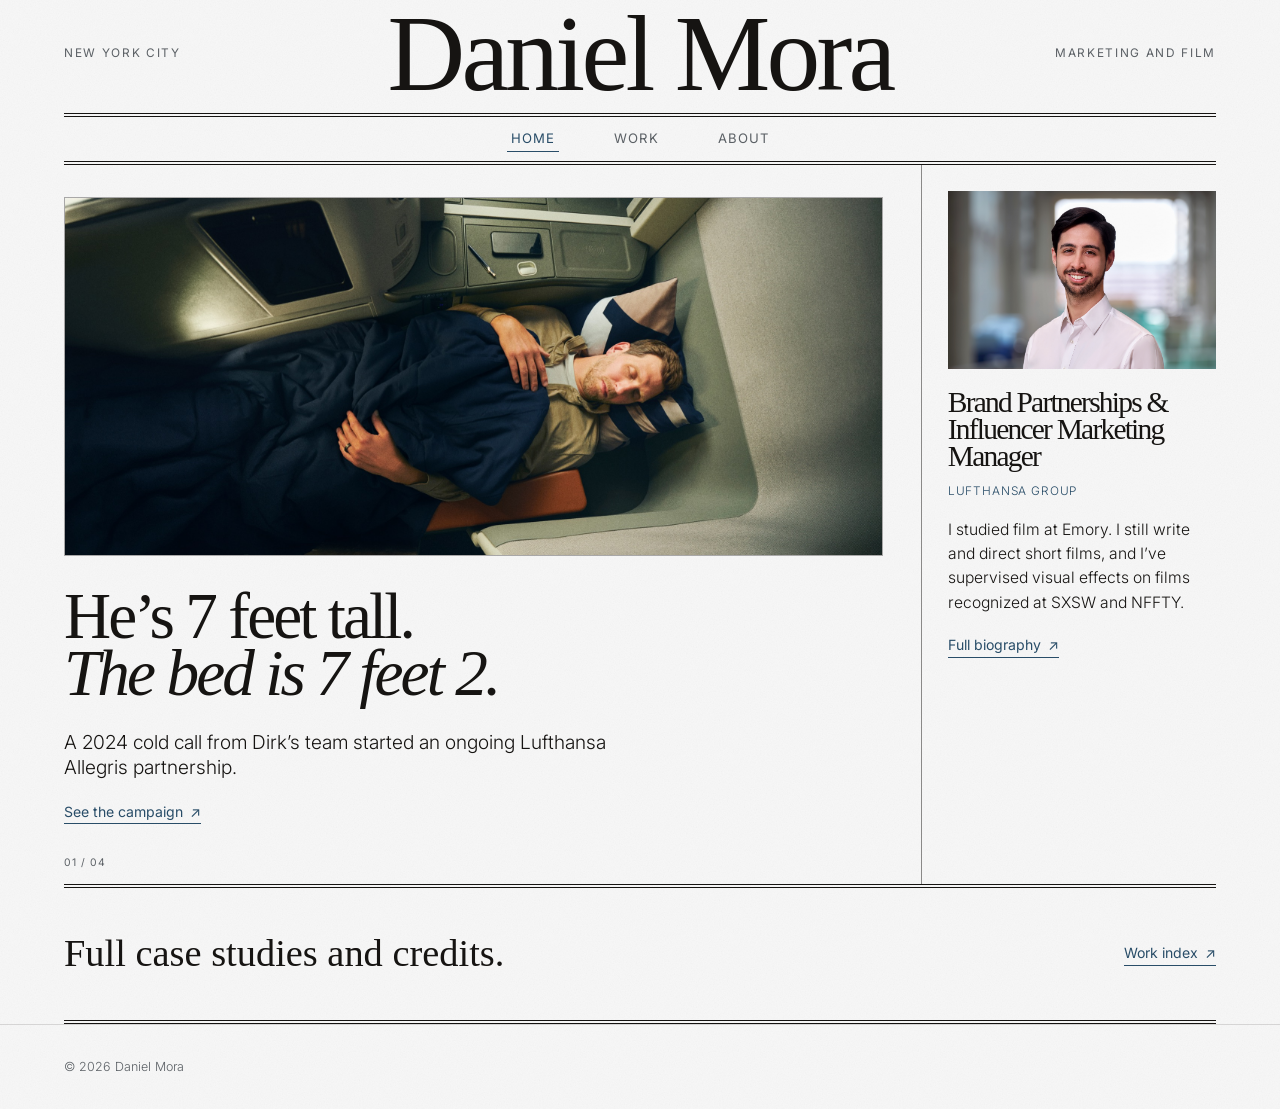
<file: index.html>
<!doctype html>
<html lang="en">
  <head>
    <meta charset="utf-8">
    <meta name="viewport" content="width=device-width, initial-scale=1">
    <title>Daniel Mora | Brand Marketer and Filmmaker</title>
    <meta
      name="description"
      content="Daniel Mora is a marketing manager and filmmaker who brings a director's instinct to creator programs, brand strategy, and campaign work at Lufthansa."
    >
    <link rel="stylesheet" href="styles.css">
    <script src="script.js" defer></script>
  </head>
  <body class="site-shell home-page">
    <main class="page-main newspaper-home" id="main">
      <div class="wrapper">
        <header class="paper-header">
          <div class="paper-nameplate">
            <span data-cms="location">New York City</span>
            <a href="index.html" aria-label="Home">Daniel Mora</a>
            <span data-cms="masthead_tagline">Marketing and Film</span>
          </div>
          <nav class="paper-nav" aria-label="Primary">
            <a href="index.html" aria-current="page">Home</a>
            <a href="work.html">Work</a>
            <a href="about.html">About</a>
          </nav>
        </header>

        <section class="press-front-page" aria-label="Front page">
          <article class="press-ad press-ad-lead" aria-labelledby="lead-headline">
            <figure class="press-ad-image press-ad-image-lead">
              <img src="assets/dirk/dirk-bed.jpg" alt="Dirk Nowitzki stretched out across the Lufthansa Allegris extra-long bed, with his face on the right side of the frame">
            </figure>
            <div class="press-ad-copy">
              <h1 class="press-headline" id="lead-headline">
                <span data-cms="lead_headline_1">He’s 7 feet tall.</span>
                <span class="press-headline-second" data-cms="lead_headline_2">The bed is 7 feet 2.</span>
              </h1>
              <p class="press-deck" data-cms="lead_deck">A 2024 cold call from Dirk’s team started an ongoing Lufthansa Allegris partnership.</p>
              <a class="press-link" href="dirk.html">See the campaign <span aria-hidden="true">↗</span></a>
            </div>
            <div class="press-ad-footer"><span>01 / 04</span></div>
          </article>

          <aside class="press-profile" aria-labelledby="profile-headline">
            <figure class="press-profile-photo">
              <img src="Daniel_Mora_2024-06-14_REVISED.jpg" alt="Portrait of Daniel Mora" loading="lazy">
            </figure>
            <h2 id="profile-headline" data-cms="profile_title">Brand Partnerships &amp; Influencer Marketing Manager</h2>
            <p class="press-profile-role" data-cms="profile_company">Lufthansa Group</p>
            <p data-cms="profile_bio">I studied film at Emory. I still write and direct short films, and I’ve supervised visual effects on films recognized at SXSW and NFFTY.</p>
            <a class="press-link" href="about.html">Full biography <span aria-hidden="true">↗</span></a>
          </aside>
        </section>

        <section class="press-ad press-ad-creator" aria-labelledby="creator-headline">
          <div class="press-stat" aria-label="Consistent 10 times return on investment">
            <p class="press-kicker" data-cms="creator_kicker">Since 2022</p>
            <h2 class="press-number" id="creator-headline"><span data-cms="creator_metric">10×</span><span>+</span></h2>
            <p class="press-deck" data-cms="creator_metric_label">Return on investment.</p>
          </div>
          <div class="press-ad-copy press-ad-copy-creator">
            <h3 class="press-headline press-headline-creator" data-cms="creator_headline">Creators, everywhere.</h3>
            <p class="press-deck" data-cms="creator_deck">Lufthansa campaigns across travel and entertainment.</p>
            <a class="press-link" href="work.html#creator-program">Campaign details <span aria-hidden="true">↗</span></a>
          </div>
          <div class="press-ad-footer"><span>02 / 04</span></div>
        </section>

        <section class="press-ad press-ad-patriots" aria-labelledby="patriots-headline">
          <div class="press-ad-copy">
            <p class="press-kicker" data-cms="patriots_kicker">New England Patriots × Lufthansa</p>
            <h2 class="press-headline press-headline-patriots" id="patriots-headline">
              <span data-cms="patriots_headline_1">New England,</span><span class="press-headline-second" data-cms="patriots_headline_2">meet Germany.</span>
            </h2>
            <p class="press-deck" data-cms="patriots_deck">The 3-year partnership has brought Patriots events to Berlin, Frankfurt, and Munich.</p>
            <a class="press-link" href="patriots.html">See the campaign <span aria-hidden="true">↗</span></a>
          </div>
          <div class="press-ad-stamp" aria-hidden="true">
            <svg viewBox="0 0 300 300" focusable="false">
              <path d="M76 150 C128 150 151 74 222 74 M76 150 H232 M76 150 C128 150 151 226 222 226" />
              <circle class="press-route-origin" cx="70" cy="150" r="34" />
              <circle cx="226" cy="74" r="12" />
              <circle cx="238" cy="150" r="12" />
              <circle cx="226" cy="226" r="12" />
              <text x="70" y="157" text-anchor="middle">BOS</text>
            </svg>
          </div>
          <div class="press-ad-footer"><span>03 / 04</span></div>
        </section>

        <section class="press-ad press-ad-film" aria-labelledby="film-headline">
          <figure class="press-ad-image press-ad-image-film">
            <img src="assets/film/happiness-machine.png" alt="Illustrated title card for The Happiness Machine" loading="lazy">
          </figure>
          <div class="press-ad-copy press-ad-copy-film">
            <p class="press-kicker" data-cms="film_kicker">Personal work</p>
            <h2 class="press-headline press-headline-film" id="film-headline">
              <span data-cms="film_headline_1">Before the briefs,</span><span class="press-headline-second" data-cms="film_headline_2">there were scripts.</span>
            </h2>
            <a class="press-link" href="film.html">Open the film archive <span aria-hidden="true">↗</span></a>
          </div>
          <div class="press-ad-footer"><span>Short films · Documentaries · Visual effects</span><span>04 / 04</span></div>
        </section>

        <section class="press-endnote" aria-label="More work">
          <p data-cms="endnote">Full case studies and credits.</p>
          <a class="press-link" href="work.html">Work index <span aria-hidden="true">↗</span></a>
        </section>
      </div>
    </main>
    <footer class="site-footer">
      <div class="wrapper footer-inner">
        <span>© 2026 Daniel Mora</span>
      </div>
    </footer>
  </body>
</html>
</file>
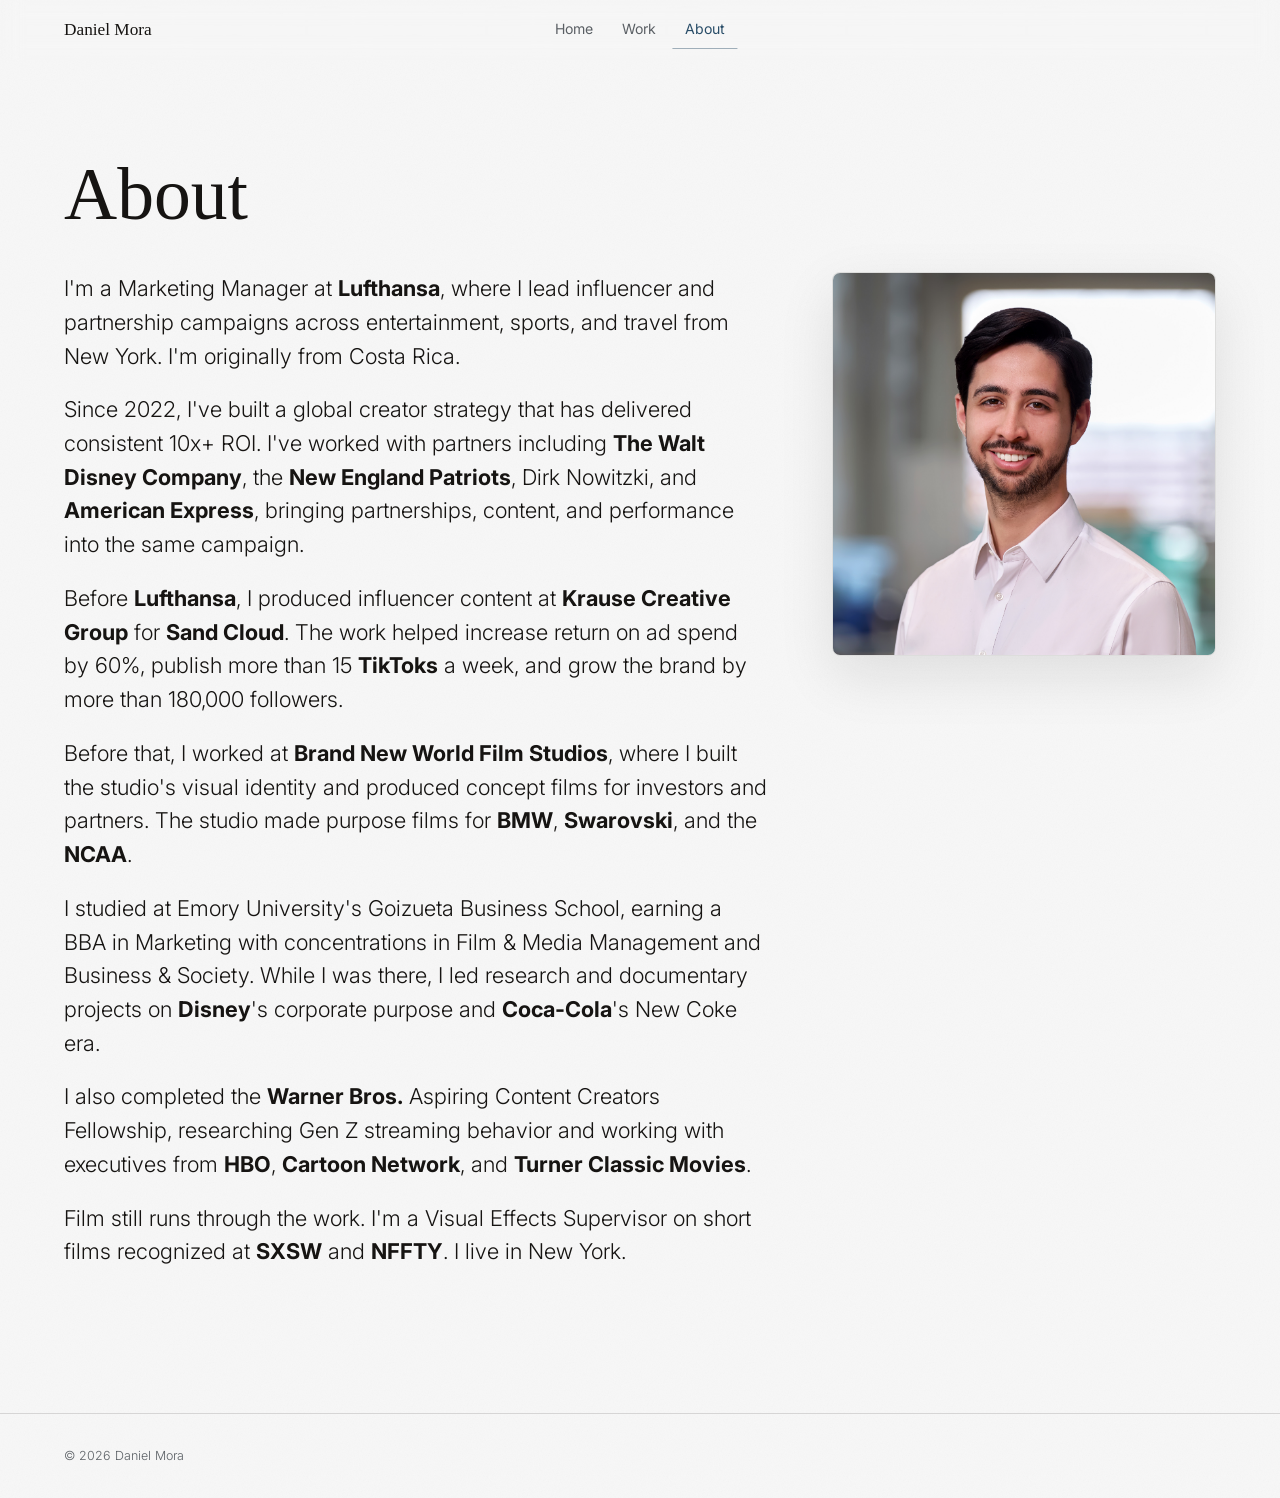
<file: about.html>
<!doctype html>
<html lang="en">
  <head>
    <meta charset="utf-8">
    <meta name="viewport" content="width=device-width, initial-scale=1">
    <title>About | Daniel Mora</title>
    <meta
      name="description"
      content="About Daniel Mora, a Marketing Manager at Lufthansa working across partnerships, creator strategy, and storytelling."
    >
    <link rel="stylesheet" href="styles.css">
    <script src="script.js" defer></script>
  </head>
  <body class="site-shell">
    <header class="site-header">
      <div class="wrapper header-inner">
        <a class="brand-lockup" href="index.html" aria-label="Daniel Mora home">
          <span class="brand-name">Daniel Mora</span>
        </a>
        <nav class="site-nav" id="site-nav" aria-label="Primary">
          <a href="index.html">Home</a>
          <a href="work.html">Work</a>
          <a href="about.html" aria-current="page">About</a>
        </nav>
      </div>
    </header>

    <main class="page-main" id="main">
      <div class="wrapper">
        <section class="about-simple section-tight">
          <h1 class="page-title">About</h1>
          <div class="about-body">
            <div class="about-simple-copy">
              <p>
                I'm a Marketing Manager at <strong>Lufthansa</strong>, where I lead influencer and partnership
                campaigns across entertainment, sports, and travel from New York. I'm originally from
                Costa Rica.
              </p>
              <p>
                Since 2022, I've built a global creator strategy that has delivered consistent 10x+
                ROI. I've worked with partners including <strong>The Walt Disney Company</strong>, the <strong>New England
                Patriots</strong>, Dirk Nowitzki, and <strong>American Express</strong>, bringing partnerships, content, and
                performance into the same campaign.
              </p>
              <p>
                Before <strong>Lufthansa</strong>, I produced influencer content at <strong>Krause Creative Group</strong> for <strong>Sand
                Cloud</strong>. The work helped increase return on ad spend by 60%, publish more than 15 <strong>TikToks</strong>
                a week, and grow the brand by more than 180,000 followers.
              </p>
              <p>
                Before that, I worked at <strong>Brand New World Film Studios</strong>, where I built the studio's
                visual identity and produced concept films for investors and partners. The studio made
                purpose films for <strong>BMW</strong>, <strong>Swarovski</strong>, and the <strong>NCAA</strong>.
              </p>
              <p>
                I studied at Emory University's Goizueta Business School, earning a BBA in Marketing
                with concentrations in Film &amp; Media Management and Business &amp; Society. While I was
                there, I led research and documentary projects on <strong>Disney</strong>'s corporate purpose and
                <strong>Coca-Cola</strong>'s New Coke era.
              </p>
              <p>
                I also completed the <strong>Warner Bros.</strong> Aspiring Content Creators Fellowship, researching Gen
                Z streaming behavior and working with executives from <strong>HBO</strong>, <strong>Cartoon Network</strong>, and <strong>Turner
                Classic Movies</strong>.
              </p>
              <p>
                Film still runs through the work. I'm a Visual Effects Supervisor on short films
                recognized at <strong>SXSW</strong> and <strong>NFFTY</strong>. I live in New York.
              </p>
            </div>
            <figure class="about-headshot-card">
              <img
                src="Daniel_Mora_2024-06-14_REVISED.jpg"
                alt="Daniel Mora"
                loading="lazy"
              >
            </figure>
          </div>
        </section>
      </div>
    </main>
    <footer class="site-footer">
      <div class="wrapper footer-inner">
        <span>© 2026 Daniel Mora</span>
      </div>
    </footer>
  </body>
</html>
</file>
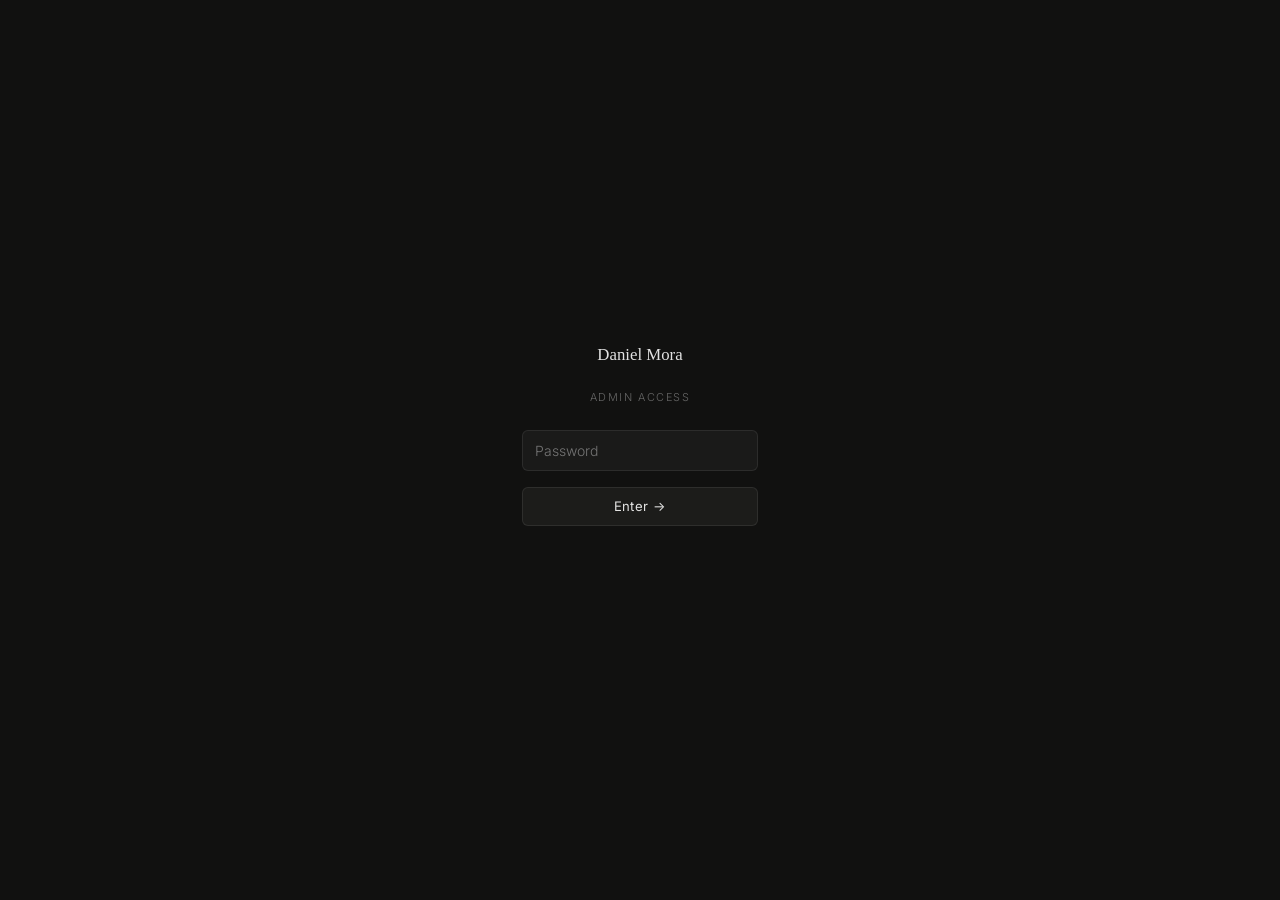
<file: admin.html>
<!doctype html>
<html lang="en">
<head>
  <meta charset="utf-8">
  <meta name="viewport" content="width=device-width, initial-scale=1">
  <title>Admin · Daniel Mora</title>
  <link rel="preconnect" href="https://fonts.googleapis.com">
  <link href="https://fonts.googleapis.com/css2?family=Inter:wght@300;400&display=swap" rel="stylesheet">
  <style>
    :root {
      --bg:           #111110;
      --surface:      #1c1c1a;
      --surface-2:    #232321;
      --border:       rgba(255,255,255,0.08);
      --border-focus: rgba(255,255,255,0.28);
      --text:         rgba(255,255,255,0.88);
      --muted:        rgba(255,255,255,0.36);
      --accent:       #5a8a64;
      --accent-hover: #4a7a54;
      --err:          #d97070;
      --radius:       6px;
    }

    *, *::before, *::after { box-sizing: border-box; margin: 0; }

    body {
      background: var(--bg);
      color: var(--text);
      font-family: 'Inter', sans-serif;
      font-size: 0.875rem;
      font-weight: 300;
      line-height: 1.6;
      -webkit-font-smoothing: antialiased;
    }

    /* ── Gate ─────────────────────────────────────── */
    #gate {
      position: fixed; inset: 0;
      display: flex; align-items: center; justify-content: center;
      background: var(--bg);
      z-index: 200;
    }

    .gate-inner {
      display: flex; flex-direction: column; align-items: center;
      gap: 1rem;
      width: min(100%, 300px);
      padding: 2rem;
    }

    .gate-wordmark {
      font-family: Georgia, serif;
      font-size: 1.05rem;
      font-weight: 300;
      margin-bottom: 0.25rem;
    }

    .gate-sub {
      font-size: 0.68rem;
      letter-spacing: 0.14em;
      text-transform: uppercase;
      color: var(--muted);
      margin-bottom: 0.5rem;
    }

    /* ── Inputs ────────────────────────────────────── */
    input[type="text"],
    input[type="password"],
    textarea {
      width: 100%;
      padding: 0.55rem 0.75rem;
      background: rgba(255,255,255,0.04);
      border: 1px solid var(--border);
      border-radius: var(--radius);
      color: var(--text);
      font-family: 'Inter', sans-serif;
      font-size: 0.875rem;
      font-weight: 300;
      line-height: 1.5;
      outline: none;
      transition: border-color 0.15s;
      resize: vertical;
    }
    input:focus, textarea:focus { border-color: var(--border-focus); }
    textarea { min-height: 72px; }

    /* ── Buttons ───────────────────────────────────── */
    .btn {
      display: inline-flex; align-items: center; justify-content: center;
      padding: 0.55rem 1.1rem;
      border: 1px solid var(--border);
      border-radius: var(--radius);
      background: var(--surface);
      color: var(--text);
      font-family: 'Inter', sans-serif;
      font-size: 0.78rem;
      font-weight: 400;
      letter-spacing: 0.03em;
      cursor: pointer;
      transition: background 0.15s, border-color 0.15s;
      white-space: nowrap;
    }
    .btn:hover { background: rgba(255,255,255,0.07); border-color: rgba(255,255,255,0.18); }

    .btn-primary {
      background: var(--accent); border-color: var(--accent); color: #fff;
    }
    .btn-primary:hover { background: var(--accent-hover); border-color: var(--accent-hover); }
    .btn-primary:disabled { opacity: 0.45; cursor: not-allowed; }

    #gate .btn { width: 100%; padding: 0.65rem; font-size: 0.82rem; }

    /* ── Admin shell ───────────────────────────────── */
    #admin { display: none; min-height: 100vh; }

    .admin-header {
      position: sticky; top: 0; z-index: 10;
      display: flex; align-items: center; justify-content: space-between;
      padding: 0 1.75rem;
      height: 52px;
      background: var(--bg);
      border-bottom: 1px solid var(--border);
    }

    .admin-wordmark {
      font-family: Georgia, serif;
      font-size: 0.9rem;
      font-weight: 300;
    }
    .admin-wordmark em {
      font-style: normal;
      font-family: 'Inter', sans-serif;
      font-size: 0.68rem;
      font-weight: 400;
      letter-spacing: 0.1em;
      text-transform: uppercase;
      color: var(--muted);
      margin-left: 0.5rem;
    }

    .admin-main {
      max-width: 720px;
      margin: 0 auto;
      padding: 2.5rem 1.75rem 7rem;
    }

    /* ── Cards ─────────────────────────────────────── */
    .card {
      margin-bottom: 1.5rem;
      padding: 1.5rem;
      background: var(--surface);
      border: 1px solid var(--border);
      border-radius: 10px;
    }

    .card-title {
      font-family: Georgia, serif;
      font-size: 0.95rem;
      font-weight: 300;
      margin-bottom: 0.25rem;
    }
    .card-sub {
      font-size: 0.67rem;
      letter-spacing: 0.1em;
      text-transform: uppercase;
      color: var(--muted);
      margin-bottom: 1.25rem;
    }

    .divider {
      height: 1px;
      background: var(--border);
      margin: 1.1rem 0;
    }

    /* ── Fields ────────────────────────────────────── */
    .field { margin-bottom: 0.85rem; }
    .field:last-child { margin-bottom: 0; }

    label {
      display: block;
      margin-bottom: 0.3rem;
      font-size: 0.67rem;
      font-weight: 400;
      letter-spacing: 0.1em;
      text-transform: uppercase;
      color: var(--muted);
    }

    .field-row {
      display: grid;
      grid-template-columns: 1fr 1fr;
      gap: 0.75rem;
    }
    @media (max-width: 560px) { .field-row { grid-template-columns: 1fr; } }

    /* ── Project rows ──────────────────────────────── */
    .project-row { margin-bottom: 1.35rem; padding-bottom: 1.35rem; border-bottom: 1px solid var(--border); }
    .project-row:last-child { margin-bottom: 0; padding-bottom: 0; border-bottom: none; }
    .project-num { font-size: 0.67rem; letter-spacing: 0.1em; color: var(--muted); margin-bottom: 0.6rem; }

    /* ── Save bar ──────────────────────────────────── */
    .save-bar {
      position: fixed; bottom: 0; left: 0; right: 0;
      display: flex; align-items: center; justify-content: flex-end;
      gap: 1rem;
      padding: 0.85rem 1.75rem;
      background: var(--bg);
      border-top: 1px solid var(--border);
    }
    #status { font-size: 0.75rem; color: var(--muted); }
    #status.ok  { color: var(--accent); }
    #status.err { color: var(--err); }

    #gate-err { font-size: 0.75rem; color: var(--err); min-height: 1rem; text-align: center; }
  </style>
</head>
<body>

<!-- ── Password gate ── -->
<div id="gate">
  <form id="gate-form" class="gate-inner" autocomplete="off">
    <p class="gate-wordmark">Daniel Mora</p>
    <p class="gate-sub">Admin access</p>
    <input type="password" id="pw" placeholder="Password" autocomplete="current-password" required>
    <button type="submit" class="btn">Enter →</button>
    <p id="gate-err"></p>
  </form>
</div>

<!-- ── Admin panel ── -->
<div id="admin">
  <header class="admin-header">
    <div class="admin-wordmark">Daniel Mora <em>Admin</em></div>
    <button class="btn" id="sign-out">Sign out</button>
  </header>

  <main class="admin-main">

    <!-- Dirk case study -->
    <div class="card">
      <p class="card-title">Dirk Nowitzki Case Study</p>
      <p class="card-sub">dirk.html</p>
      <div class="field">
        <label>Dateline</label>
        <input type="text" id="dirk-dateline">
      </div>
      <div class="field">
        <label>Headline</label>
        <input type="text" id="dirk-title">
      </div>
      <div class="field">
        <label>Subtitle / Dek</label>
        <textarea id="dirk-subtitle" rows="3"></textarea>
      </div>
      <div class="divider"></div>
      <div class="field">
        <label>Story heading</label>
        <input type="text" id="dirk-story-title">
      </div>
      <div class="field">
        <label>Body — paragraph 1</label>
        <textarea id="dirk-p1" rows="4"></textarea>
      </div>
      <div class="field">
        <label>Body — paragraph 2</label>
        <textarea id="dirk-p2" rows="4"></textarea>
      </div>
    </div>

    <!-- Work page -->
    <div class="card">
      <p class="card-title">Work Page</p>
      <p class="card-sub">work.html</p>
      <div class="field-row" style="margin-bottom:0.85rem">
        <div class="field" style="margin:0">
          <label>Page headline</label>
          <input type="text" id="work-hero-title">
        </div>
        <div class="field" style="margin:0">
          <label>Intro line</label>
          <input type="text" id="work-hero-intro">
        </div>
      </div>
      <div class="divider"></div>
      <div id="work-projects"></div>
    </div>

  </main>

  <div class="save-bar">
    <span id="status"></span>
    <button class="btn btn-primary" id="save-btn">Save &amp; Deploy</button>
  </div>
</div>

<script>
(function () {
  const PROJECTS = [
    { key: 'dirk',     num: '01', name: 'Dirk Nowitzki Partnership' },
    { key: 'creator',  num: '02', name: 'Creator Program' },
    { key: 'patriots', num: '03', name: 'New England Patriots' },
    { key: 'disney',   num: '04', name: "Disney's Wish" },
    { key: 'film',     num: '05', name: 'Film Background' },
  ];

  let password = '';
  let content  = {};

  // ── Gate ──────────────────────────────────────────
  document.getElementById('gate-form').addEventListener('submit', async e => {
    e.preventDefault();
    password = document.getElementById('pw').value.trim();
    if (!password) return;
    await loadContent();
    document.getElementById('gate').style.display = 'none';
    document.getElementById('admin').style.display = 'block';
  });

  document.getElementById('sign-out').addEventListener('click', () => {
    password = '';
    document.getElementById('pw').value = '';
    document.getElementById('gate').style.display = 'flex';
    document.getElementById('admin').style.display = 'none';
  });

  // ── Load content.json ──────────────────────────────
  async function loadContent() {
    try {
      const r = await fetch('/content.json?t=' + Date.now());
      content = await r.json();
    } catch { content = {}; }
    populate();
  }

  // ── Populate fields ────────────────────────────────
  function populate() {
    const d = content.dirk || {};
    set('dirk-dateline',    d.dateline    || '');
    set('dirk-title',       d.title       || '');
    set('dirk-subtitle',    d.subtitle    || '');
    set('dirk-story-title', d.story_title || '');
    set('dirk-p1',          d.story_p1   || '');
    set('dirk-p2',          d.story_p2   || '');

    const w = content.work || {};
    set('work-hero-title', w.hero_title || '');
    set('work-hero-intro', w.hero_intro || '');

    // Build project rows
    const container = document.getElementById('work-projects');
    container.innerHTML = '';
    PROJECTS.forEach(({ key, num, name }) => {
      const row = document.createElement('div');
      row.className = 'project-row';
      row.innerHTML = `
        <p class="project-num">${num} — ${name}</p>
        <div class="field-row" style="margin-bottom:0.6rem">
          <div class="field" style="margin:0">
            <label>Label</label>
            <input type="text" id="work-${key}-label">
          </div>
          <div class="field" style="margin:0">
            <label>Title</label>
            <input type="text" id="work-${key}-title">
          </div>
        </div>
        <div class="field" style="margin:0">
          <label>Description</label>
          <textarea id="work-${key}-desc" rows="2"></textarea>
        </div>
      `;
      container.appendChild(row);
      set(`work-${key}-label`, w[key + '_label'] || '');
      set(`work-${key}-title`, w[key + '_title'] || '');
      set(`work-${key}-desc`,  w[key + '_desc']  || '');
    });
  }

  function set(id, val) {
    const el = document.getElementById(id);
    if (el) el.value = val;
  }

  function get(id) {
    const el = document.getElementById(id);
    return el ? el.value.trim() : '';
  }

  // ── Collect current form values ────────────────────
  function collect() {
    const w = { ...(content.work || {}) };
    PROJECTS.forEach(({ key }) => {
      w[key + '_label'] = get(`work-${key}-label`);
      w[key + '_title'] = get(`work-${key}-title`);
      w[key + '_desc']  = get(`work-${key}-desc`);
    });
    return {
      ...content,
      dirk: {
        dateline:    get('dirk-dateline'),
        title:       get('dirk-title'),
        subtitle:    get('dirk-subtitle'),
        story_title: get('dirk-story-title'),
        story_p1:    get('dirk-p1'),
        story_p2:    get('dirk-p2'),
      },
      work: {
        hero_title: get('work-hero-title'),
        hero_intro: get('work-hero-intro'),
        ...w,
      },
    };
  }

  // ── Save ───────────────────────────────────────────
  const saveBtn  = document.getElementById('save-btn');
  const statusEl = document.getElementById('status');

  saveBtn.addEventListener('click', async () => {
    saveBtn.disabled = true;
    saveBtn.textContent = 'Saving…';
    statusEl.className = '';
    statusEl.textContent = '';

    try {
      const res = await fetch('/api/save', {
        method: 'POST',
        headers: { 'Content-Type': 'application/json' },
        body: JSON.stringify({ password, content: collect() }),
      });
      const json = await res.json();

      if (res.ok) {
        content = collect();
        statusEl.className = 'ok';
        statusEl.textContent = '✓ Saved — deploying now (~30s)';
      } else if (res.status === 401) {
        statusEl.className = 'err';
        statusEl.textContent = 'Incorrect password';
      } else {
        throw new Error(json.error || 'Unknown error');
      }
    } catch (err) {
      statusEl.className = 'err';
      statusEl.textContent = 'Error: ' + err.message;
    } finally {
      saveBtn.disabled = false;
      saveBtn.textContent = 'Save & Deploy';
    }
  });
})();
</script>

</body>
</html>
</file>
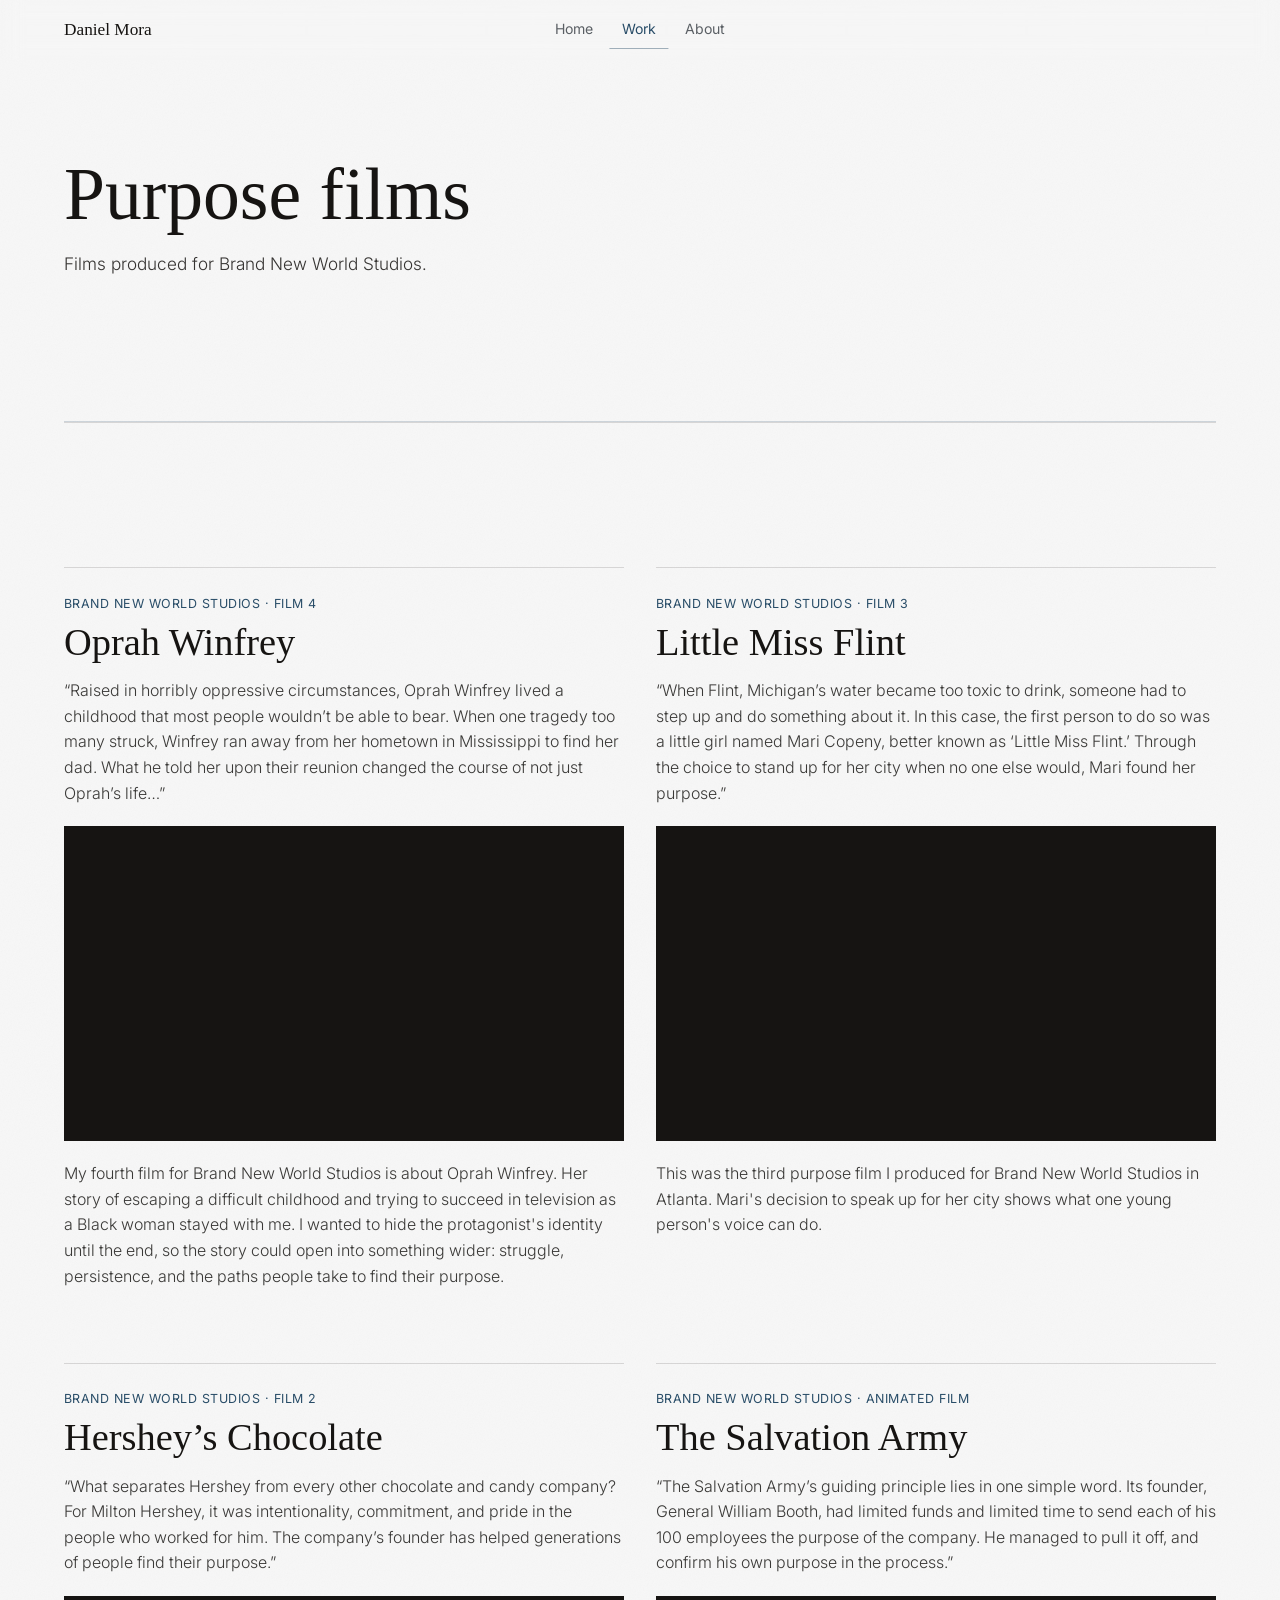
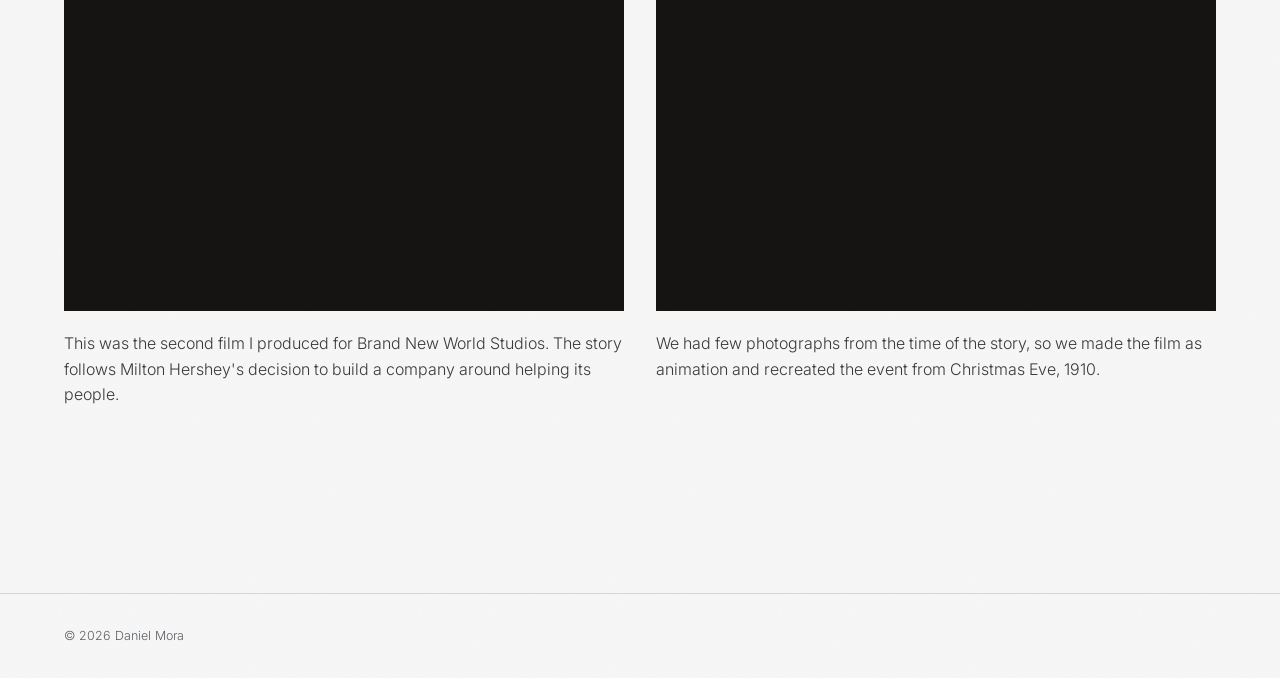
<file: client-work.html>
<!doctype html>
<html lang="en">
  <head>
    <meta charset="utf-8">
    <meta name="viewport" content="width=device-width, initial-scale=1">
    <title>Purpose Films | Daniel Mora</title>
    <meta name="description" content="Purpose films produced for Brand New World Studios, about Oprah Winfrey, Little Miss Flint, Milton Hershey, and the Salvation Army.">
    <link rel="stylesheet" href="styles.css">
    <script src="script.js" defer></script>
  </head>
  <body class="site-shell film-page">
    <header class="site-header">
      <div class="wrapper header-inner">
        <a class="brand-lockup" href="index.html" aria-label="Daniel Mora home"><span class="brand-name">Daniel Mora</span></a>
        <nav class="site-nav" id="site-nav" aria-label="Primary">
          <a href="index.html">Home</a><a href="work.html" aria-current="page">Work</a><a href="about.html">About</a>
        </nav>
      </div>
    </header>
    <main class="page-main" id="main">
      <div class="wrapper">
        <section class="section-tight film-hero">
          <h1 class="page-title">Purpose films</h1>
          <p class="page-intro">Films produced for Brand New World Studios.</p>
        </section>
        <section class="section film-credit-section archive-section" aria-label="Brand New World purpose films">
          <div class="archive-project-grid">
            <article class="archive-project">
              <div class="archive-project-label">Brand New World Studios · Film 4</div>
              <h2>Oprah Winfrey</h2>
              <p>“Raised in horribly oppressive circumstances, Oprah Winfrey lived a childhood that most people wouldn’t be able to bear. When one tragedy too many struck, Winfrey ran away from her hometown in Mississippi to find her dad. What he told her upon their reunion changed the course of not just Oprah’s life…”</p>
              <iframe src="https://www.youtube-nocookie.com/embed/Hgg7SVUxAHQ" title="Oprah Winfrey purpose film" loading="lazy" allow="accelerometer; autoplay; clipboard-write; encrypted-media; gyroscope; picture-in-picture; web-share" allowfullscreen></iframe>
              <p>My fourth film for Brand New World Studios is about Oprah Winfrey. Her story of escaping a difficult childhood and trying to succeed in television as a Black woman stayed with me. I wanted to hide the protagonist's identity until the end, so the story could open into something wider: struggle, persistence, and the paths people take to find their purpose.</p>
            </article>
            <article class="archive-project">
              <div class="archive-project-label">Brand New World Studios · Film 3</div>
              <h2>Little Miss Flint</h2>
              <p>“When Flint, Michigan’s water became too toxic to drink, someone had to step up and do something about it. In this case, the first person to do so was a little girl named Mari Copeny, better known as ‘Little Miss Flint.’ Through the choice to stand up for her city when no one else would, Mari found her purpose.”</p>
              <iframe src="https://www.youtube-nocookie.com/embed/G7IJ9HwxNW4" title="Little Miss Flint purpose film" loading="lazy" allow="accelerometer; autoplay; clipboard-write; encrypted-media; gyroscope; picture-in-picture; web-share" allowfullscreen></iframe>
              <p>This was the third purpose film I produced for Brand New World Studios in Atlanta. Mari's decision to speak up for her city shows what one young person's voice can do.</p>
            </article>
            <article class="archive-project">
              <div class="archive-project-label">Brand New World Studios · Film 2</div>
              <h2>Hershey’s Chocolate</h2>
              <p>“What separates Hershey from every other chocolate and candy company? For Milton Hershey, it was intentionality, commitment, and pride in the people who worked for him. The company’s founder has helped generations of people find their purpose.”</p>
              <iframe src="https://www.youtube-nocookie.com/embed/3XWnK3U6YXw" title="Milton Hershey purpose film" loading="lazy" allow="accelerometer; autoplay; clipboard-write; encrypted-media; gyroscope; picture-in-picture; web-share" allowfullscreen></iframe>
              <p>This was the second film I produced for Brand New World Studios. The story follows Milton Hershey's decision to build a company around helping its people.</p>
            </article>
            <article class="archive-project">
              <div class="archive-project-label">Brand New World Studios · Animated film</div>
              <h2>The Salvation Army</h2>
              <p>“The Salvation Army’s guiding principle lies in one simple word. Its founder, General William Booth, had limited funds and limited time to send each of his 100 employees the purpose of the company. He managed to pull it off, and confirm his own purpose in the process.”</p>
              <iframe src="https://www.youtube-nocookie.com/embed/5OuLKLdsQwA" title="Salvation Army purpose film" loading="lazy" allow="accelerometer; autoplay; clipboard-write; encrypted-media; gyroscope; picture-in-picture; web-share" allowfullscreen></iframe>
              <p>We had few photographs from the time of the story, so we made the film as animation and recreated the event from Christmas Eve, 1910.</p>
            </article>
          </div>
        </section>
      </div>
    </main>
    <footer class="site-footer"><div class="wrapper footer-inner"><span>© 2026 Daniel Mora</span></div></footer>
  </body>
</html>
</file>
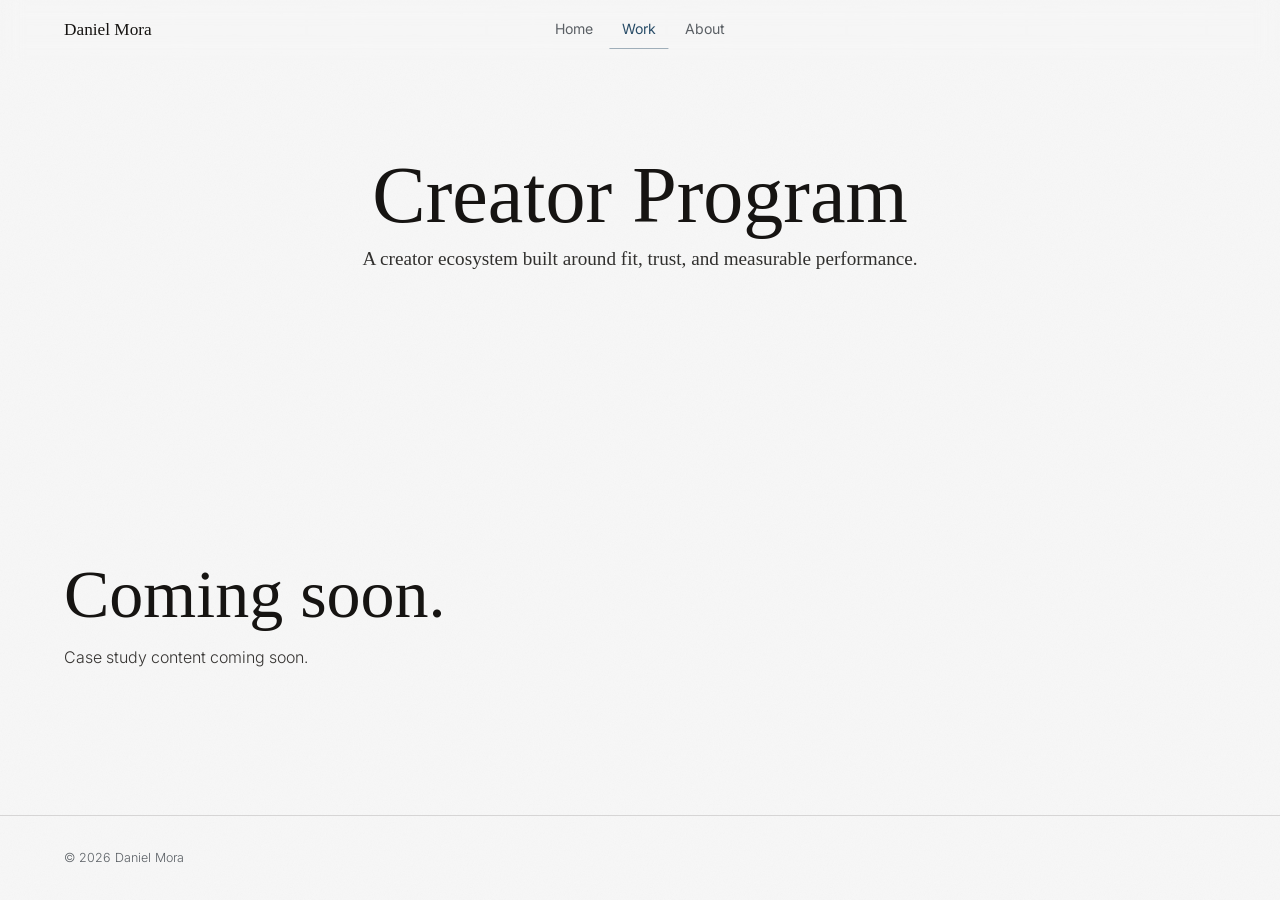
<file: creator.html>
<!doctype html>
<html lang="en">
  <head>
    <meta charset="utf-8">
    <meta name="viewport" content="width=device-width, initial-scale=1">
    <title>Creator Program | Daniel Mora</title>
    <meta
      name="description"
      content="Creator Program: Daniel Mora on building a creator ecosystem for Lufthansa built around fit, trust, and measurable performance."
    >
    <link rel="stylesheet" href="styles.css">
    <script src="script.js" defer></script>
  </head>
  <body class="site-shell creator-page">
    <header class="site-header">
      <div class="wrapper header-inner">
        <a class="brand-lockup" href="index.html" aria-label="Daniel Mora home">
          <span class="brand-name">Daniel Mora</span>
        </a>
        <nav class="site-nav" id="site-nav" aria-label="Primary">
          <a href="index.html">Home</a>
          <a href="work.html" aria-current="page">Work</a>
          <a href="about.html">About</a>
        </nav>
      </div>
    </header>

    <main class="page-main" id="main">
      <div class="wrapper">
        <section class="dirk-hero section-tight">
          <h1 class="dirk-title">Creator Program</h1>
          <p class="dirk-subtitle">
            A creator ecosystem built around fit, trust, and measurable performance.
          </p>
        </section>

        <section class="section" aria-labelledby="creator-story-title">
          <div class="dirk-storyband">
            <div class="dirk-story-copy">
              <h2 class="section-title" id="creator-story-title">Coming soon.</h2>
              <p>
                Case study content coming soon.
              </p>
            </div>
          </div>
        </section>
      </div>
    </main>
    <footer class="site-footer">
      <div class="wrapper footer-inner">
        <span>© 2026 Daniel Mora</span>
      </div>
    </footer>
  </body>
</html>
</file>
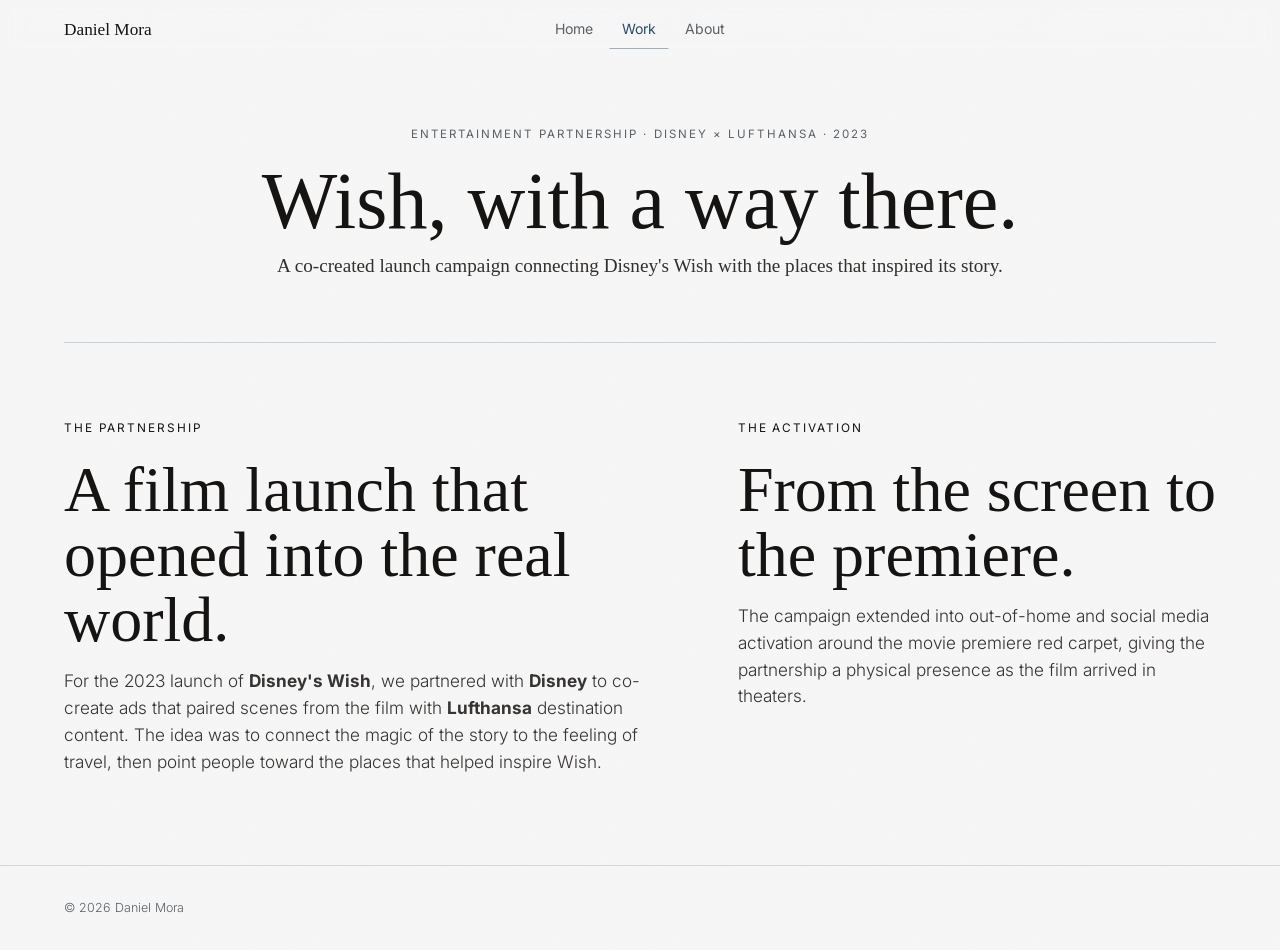
<file: disney.html>
<!doctype html>
<html lang="en">
  <head>
    <meta charset="utf-8">
    <meta name="viewport" content="width=device-width, initial-scale=1">
    <title>Disney's Wish | Daniel Mora</title>
    <meta
      name="description"
      content="Disney's Wish: Daniel Mora on connecting Lufthansa with Disney storytelling, audiences, and cultural moments."
    >
    <link rel="stylesheet" href="styles.css">
    <script src="script.js" defer></script>
  </head>
  <body class="site-shell disney-page">
    <header class="site-header">
      <div class="wrapper header-inner">
        <a class="brand-lockup" href="index.html" aria-label="Daniel Mora home">
          <span class="brand-name">Daniel Mora</span>
        </a>
        <nav class="site-nav" id="site-nav" aria-label="Primary">
          <a href="index.html">Home</a>
          <a href="work.html" aria-current="page">Work</a>
          <a href="about.html">About</a>
        </nav>
      </div>
    </header>

    <main class="page-main" id="main">
      <div class="wrapper">
        <section class="dirk-hero section-tight">
          <div class="cs-dateline">Entertainment partnership · Disney × Lufthansa · 2023</div>
          <h1 class="dirk-title">Wish, with a way there.</h1>
          <p class="dirk-subtitle">
            A co-created launch campaign connecting Disney's Wish with the places that inspired its
            story.
          </p>
        </section>

        <section class="section disney-body" aria-labelledby="disney-story-title">
          <div class="disney-storyband">
            <div class="disney-story-copy">
              <p class="press-kicker">The partnership</p>
              <h2 class="section-title" id="disney-story-title">A film launch that opened into the real world.</h2>
              <p>
                For the 2023 launch of <strong>Disney's Wish</strong>, we partnered with
                <strong>Disney</strong> to co-create ads that paired scenes from the film with
                <strong>Lufthansa</strong> destination content. The idea was to connect the magic of
                the story to the feeling of travel, then point people toward the places that helped
                inspire Wish.
              </p>
            </div>

            <div class="disney-activation">
              <p class="press-kicker">The activation</p>
              <h2 class="section-title">From the screen to the premiere.</h2>
              <p>
                The campaign extended into out-of-home and social media activation around the movie
                premiere red carpet, giving the partnership a physical presence as the film arrived
                in theaters.
              </p>
            </div>
          </div>
        </section>
      </div>
    </main>
    <footer class="site-footer">
      <div class="wrapper footer-inner">
        <span>© 2026 Daniel Mora</span>
      </div>
    </footer>
  </body>
</html>
</file>
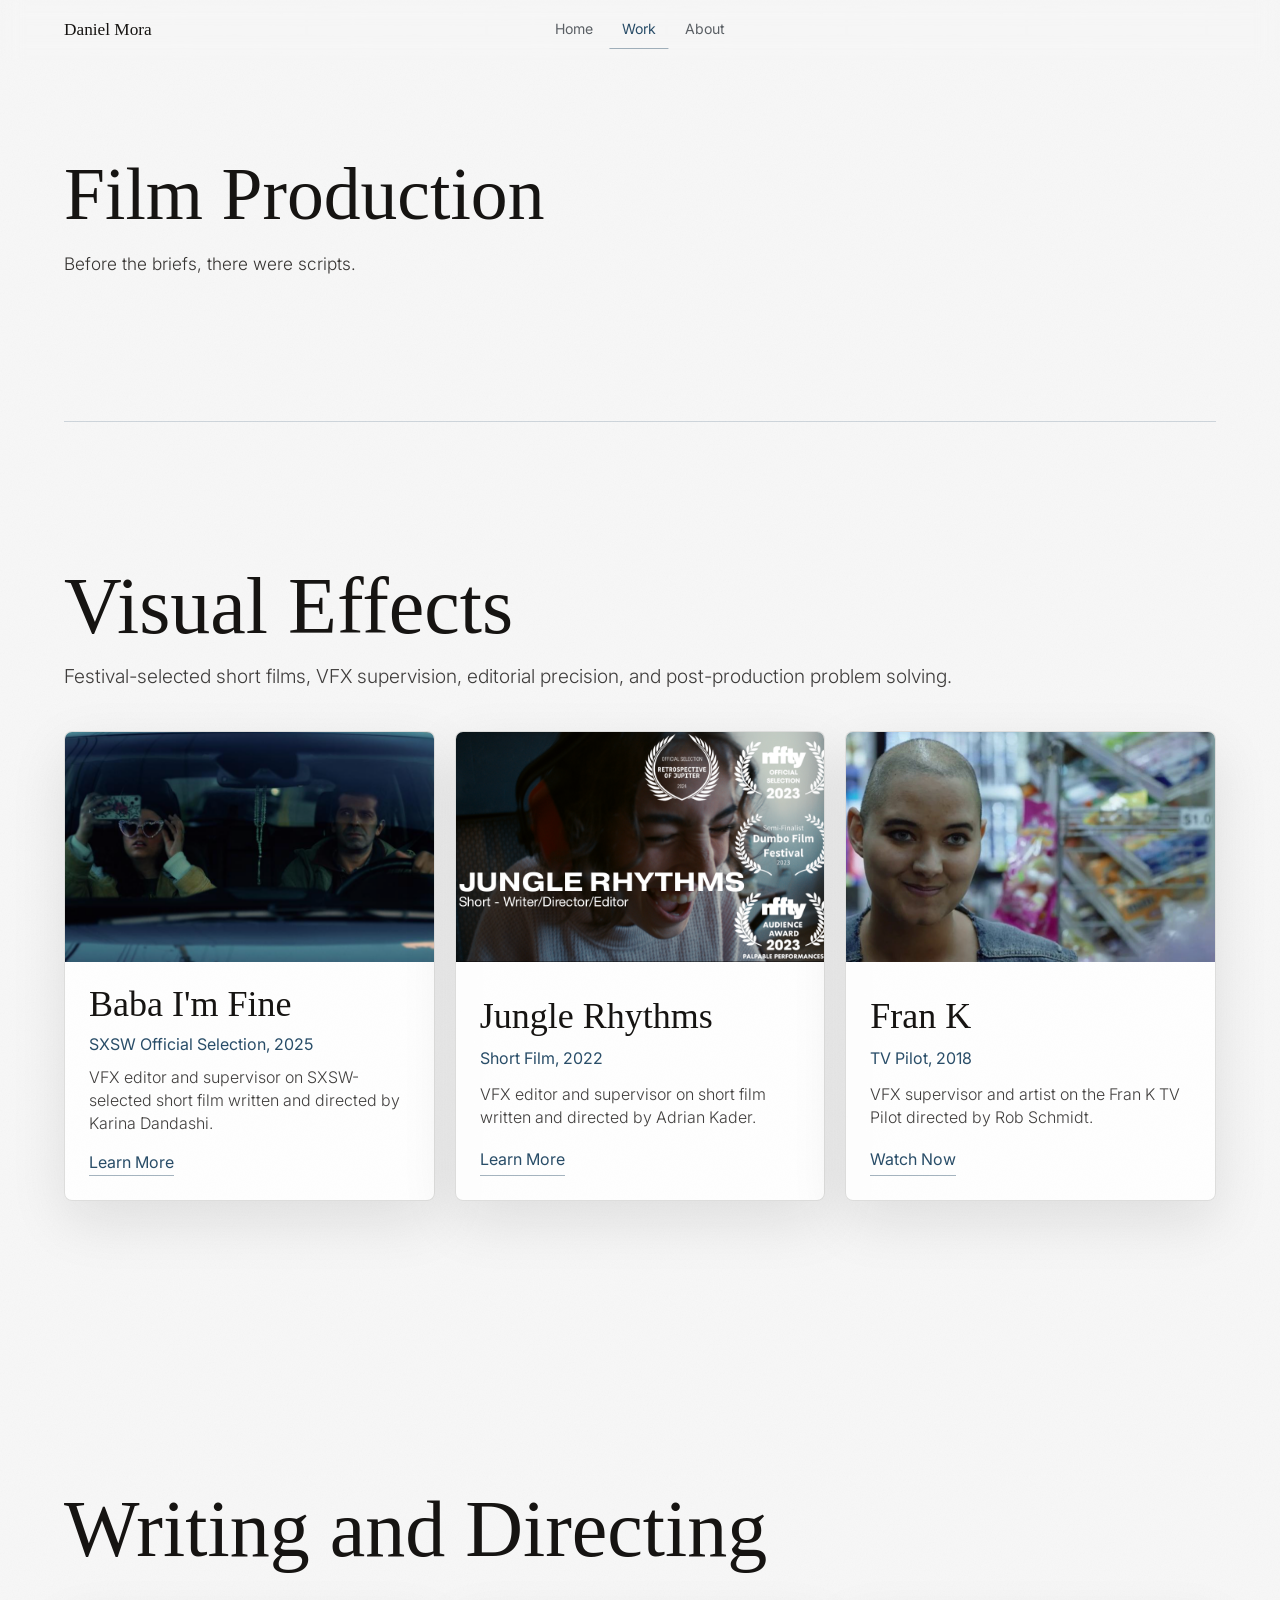
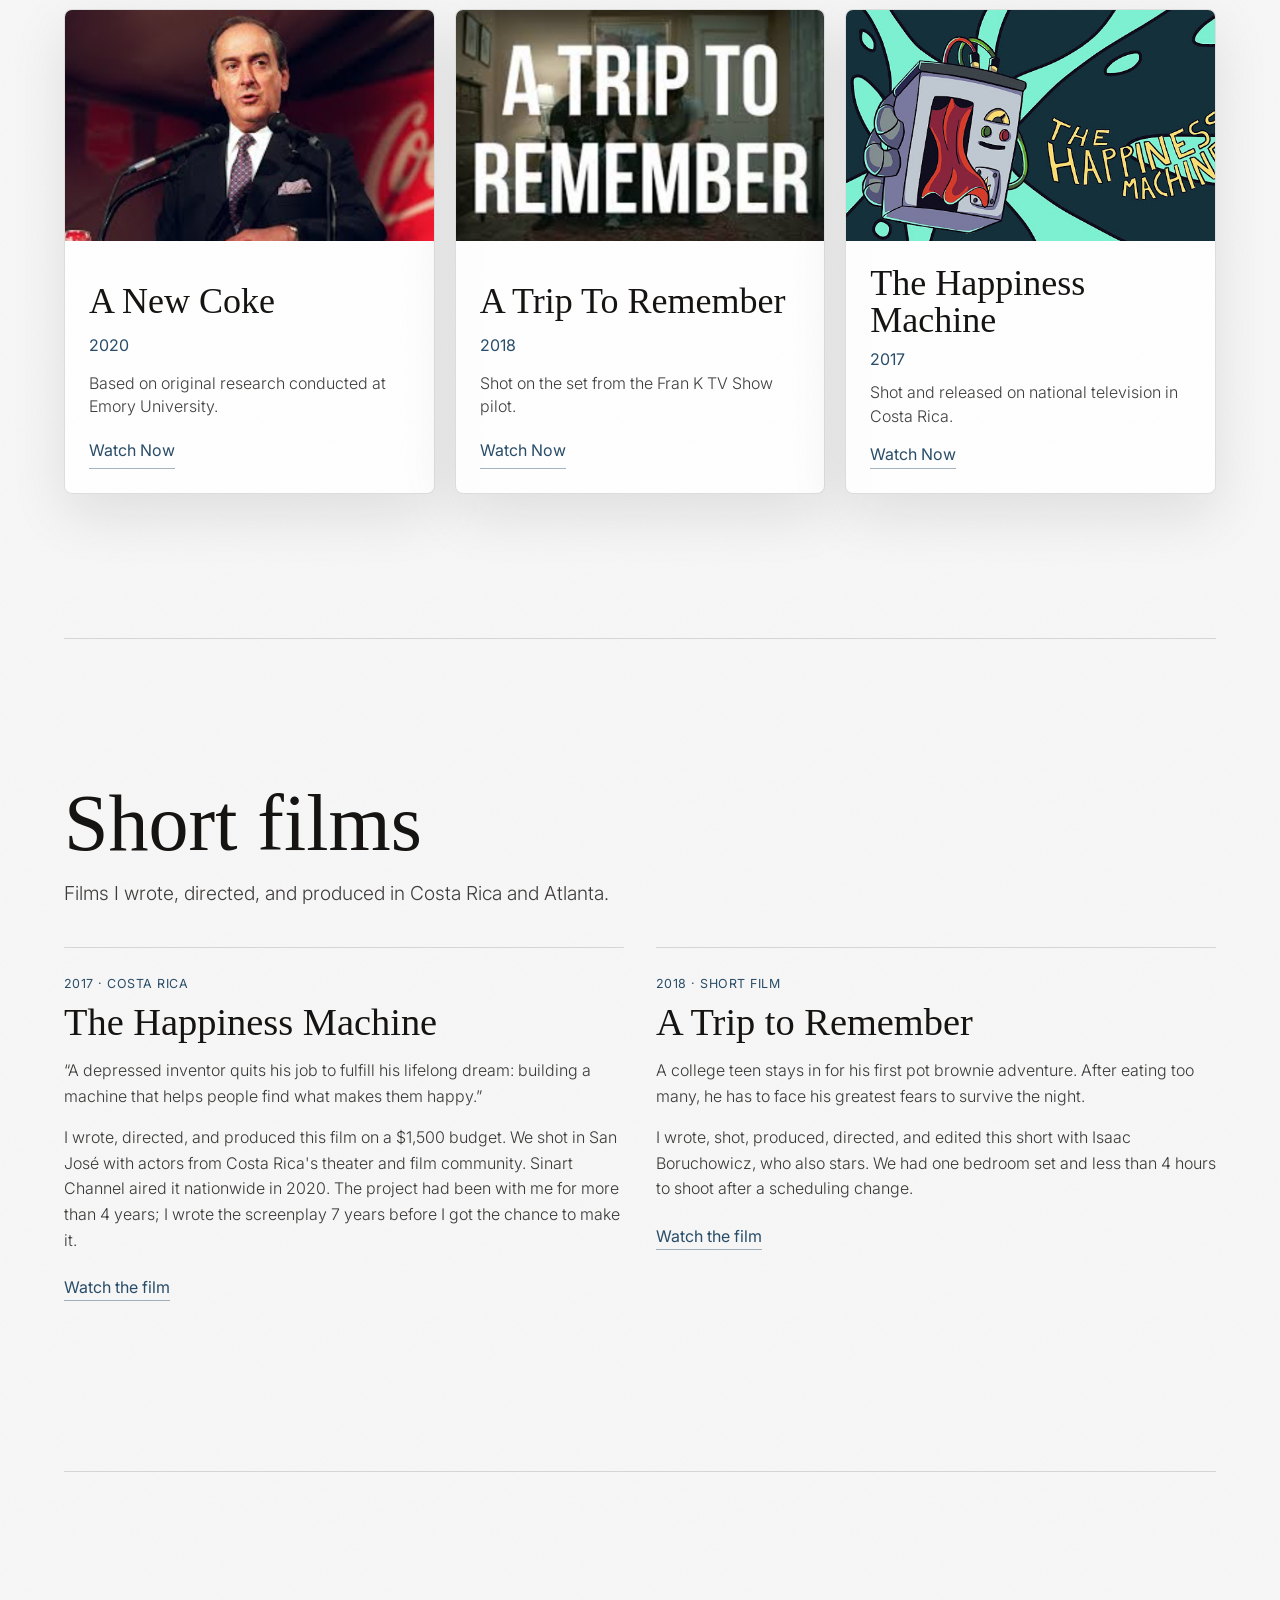
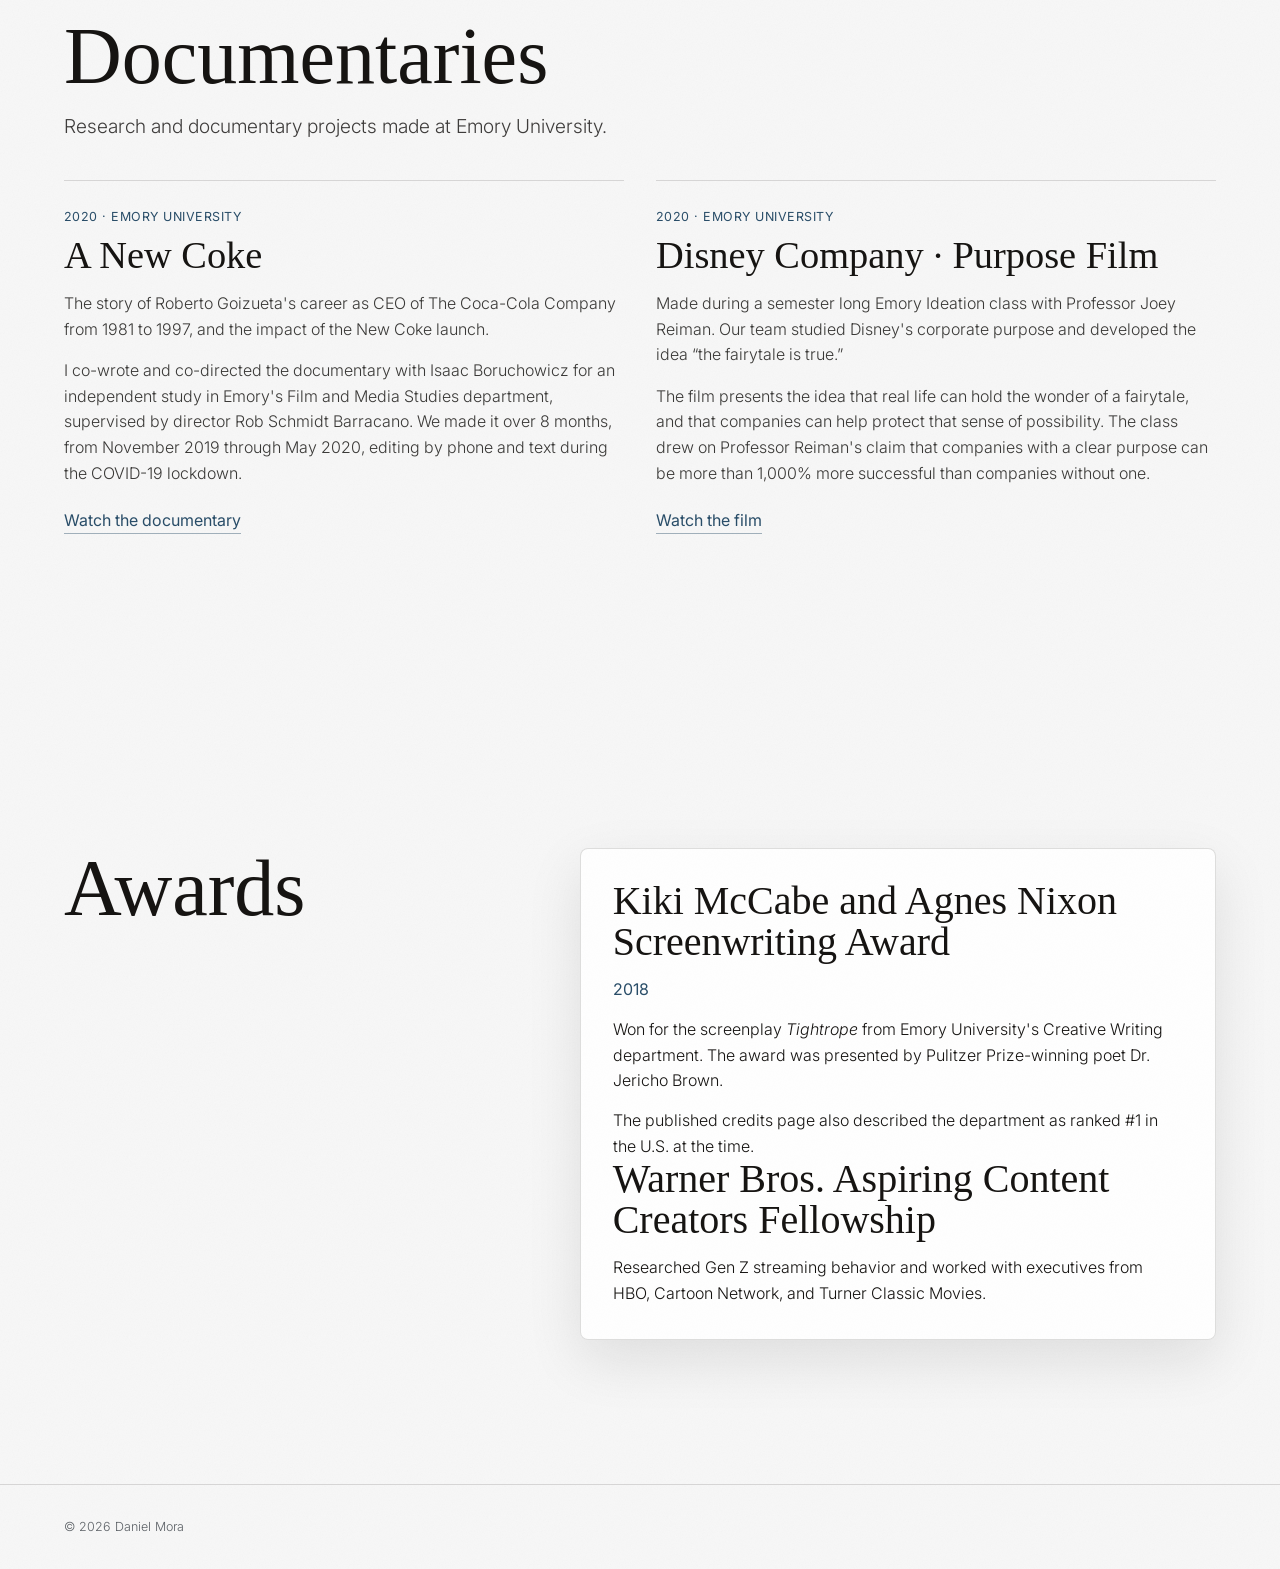
<file: film.html>
<!doctype html>
<html lang="en">
  <head>
    <meta charset="utf-8">
    <meta name="viewport" content="width=device-width, initial-scale=1">
    <title>Film Background | Daniel Mora</title>
    <meta
      name="description"
      content="Film credits and awards by Daniel Mora across writing, directing, visual effects, and production."
    >
    <link rel="stylesheet" href="styles.css">
    <script src="script.js" defer></script>
  </head>
  <body class="site-shell film-page">
    <header class="site-header">
      <div class="wrapper header-inner">
        <a class="brand-lockup" href="index.html" aria-label="Daniel Mora home">
          <span class="brand-name">Daniel Mora</span>
        </a>
        <nav class="site-nav" id="site-nav" aria-label="Primary">
          <a href="index.html">Home</a>
          <a href="work.html" aria-current="page">Work</a>
          <a href="about.html">About</a>
        </nav>
      </div>
    </header>

    <main class="page-main" id="main">
      <div class="wrapper">
        <section class="section-tight film-hero">
          <h1 class="page-title">Film Production</h1>
          <p class="page-intro">Before the briefs, there were scripts.</p>
        </section>

        <section class="section film-credit-section" aria-labelledby="visual-effects-title">
          <div class="film-section-heading">
            <h2 class="section-title" id="visual-effects-title">Visual Effects</h2>
            <p>
              Festival-selected short films, VFX supervision, editorial precision, and post-production problem solving.
            </p>
          </div>

          <div class="film-grid">
            <article class="film-card film-card-featured">
              <a href="https://bit.ly/3UdpATT" target="_blank" rel="noreferrer">
                <img src="assets/film/baba-im-fine.png" alt="Baba I'm Fine film still">
                <span class="film-card-copy">
                  <span class="film-card-title">Baba I'm Fine</span>
                  <span class="film-card-meta">SXSW Official Selection, 2025</span>
                  <span class="film-card-note">
                    VFX editor and supervisor on SXSW-selected short film written and directed by Karina Dandashi.
                  </span>
                  <span class="film-card-action">Learn More</span>
                </span>
              </a>
            </article>

            <article class="film-card">
              <a href="https://bit.ly/4lim31I" target="_blank" rel="noreferrer">
                <img src="assets/film/jungle-rhythms.png" alt="Jungle Rhythms film still">
                <span class="film-card-copy">
                  <span class="film-card-title">Jungle Rhythms</span>
                  <span class="film-card-meta">Short Film, 2022</span>
                  <span class="film-card-note">VFX editor and supervisor on short film written and directed by Adrian Kader.</span>
                  <span class="film-card-action">Learn More</span>
                </span>
              </a>
            </article>

            <article class="film-card">
              <a href="https://bit.ly/3dXdjNp" target="_blank" rel="noreferrer">
                <img src="assets/film/fran-k.png" alt="Fran K TV Pilot still">
                <span class="film-card-copy">
                  <span class="film-card-title">Fran K</span>
                  <span class="film-card-meta">TV Pilot, 2018</span>
                  <span class="film-card-note">VFX supervisor and artist on the Fran K TV Pilot directed by Rob Schmidt.</span>
                  <span class="film-card-action">Watch Now</span>
                </span>
              </a>
            </article>
          </div>
        </section>

        <section class="section film-credit-section" aria-labelledby="writing-directing-title">
          <div class="film-section-heading">
            <h2 class="section-title" id="writing-directing-title">Writing and Directing</h2>
          </div>

          <div class="film-grid">
            <article class="film-card">
              <a href="https://bit.ly/3msbyee" target="_blank" rel="noreferrer">
                <img src="assets/film/a-new-coke.png" alt="A New Coke film still">
                <span class="film-card-copy">
                  <span class="film-card-title">A New Coke</span>
                  <span class="film-card-meta">2020</span>
                  <span class="film-card-note">Based on original research conducted at Emory University.</span>
                  <span class="film-card-action">Watch Now</span>
                </span>
              </a>
            </article>

            <article class="film-card">
              <a href="https://bit.ly/31KcXVo" target="_blank" rel="noreferrer">
                <img src="assets/film/a-trip-to-remember.png" alt="A Trip To Remember film still">
                <span class="film-card-copy">
                  <span class="film-card-title">A Trip To Remember</span>
                  <span class="film-card-meta">2018</span>
                  <span class="film-card-note">Shot on the set from the Fran K TV Show pilot.</span>
                  <span class="film-card-action">Watch Now</span>
                </span>
              </a>
            </article>

            <article class="film-card">
              <a href="https://bit.ly/THMshort" target="_blank" rel="noreferrer">
                <img src="assets/film/happiness-machine.png" alt="The Happiness Machine film still">
                <span class="film-card-copy">
                  <span class="film-card-title">The Happiness Machine</span>
                  <span class="film-card-meta">2017</span>
                  <span class="film-card-note">Shot and released on national television in Costa Rica.</span>
                  <span class="film-card-action">Watch Now</span>
                </span>
              </a>
            </article>
          </div>
        </section>

        <section class="section film-credit-section archive-section" id="short-films" aria-labelledby="short-films-title">
          <div class="film-section-heading">
            <h2 class="section-title" id="short-films-title">Short films</h2>
            <p>Films I wrote, directed, and produced in Costa Rica and Atlanta.</p>
          </div>
          <div class="archive-project-grid">
            <article class="archive-project">
              <div class="archive-project-label">2017 · Costa Rica</div>
              <h3>The Happiness Machine</h3>
              <p>“A depressed inventor quits his job to fulfill his lifelong dream: building a machine that helps people find what makes them happy.”</p>
              <p>I wrote, directed, and produced this film on a $1,500 budget. We shot in San José with actors from Costa Rica's theater and film community. Sinart Channel aired it nationwide in 2020. The project had been with me for more than 4 years; I wrote the screenplay 7 years before I got the chance to make it.</p>
              <a href="https://www.youtube.com/watch?v=gpxxQ9WMGYw" target="_blank" rel="noreferrer">Watch the film</a>
            </article>
            <article class="archive-project">
              <div class="archive-project-label">2018 · Short film</div>
              <h3>A Trip to Remember</h3>
              <p>A college teen stays in for his first pot brownie adventure. After eating too many, he has to face his greatest fears to survive the night.</p>
              <p>I wrote, shot, produced, directed, and edited this short with Isaac Boruchowicz, who also stars. We had one bedroom set and less than 4 hours to shoot after a scheduling change.</p>
              <a href="https://www.youtube.com/watch?v=Of_Igr7REIw" target="_blank" rel="noreferrer">Watch the film</a>
            </article>
          </div>
        </section>

        <section class="section film-credit-section archive-section" id="documentaries" aria-labelledby="documentaries-title">
          <div class="film-section-heading">
            <h2 class="section-title" id="documentaries-title">Documentaries</h2>
            <p>Research and documentary projects made at Emory University.</p>
          </div>
          <div class="archive-project-grid">
            <article class="archive-project">
              <div class="archive-project-label">2020 · Emory University</div>
              <h3>A New Coke</h3>
              <p>The story of Roberto Goizueta's career as CEO of The Coca-Cola Company from 1981 to 1997, and the impact of the New Coke launch.</p>
              <p>I co-wrote and co-directed the documentary with Isaac Boruchowicz for an independent study in Emory's Film and Media Studies department, supervised by director Rob Schmidt Barracano. We made it over 8 months, from November 2019 through May 2020, editing by phone and text during the COVID-19 lockdown.</p>
              <a href="https://www.youtube.com/watch?v=136oL2O2tDI" target="_blank" rel="noreferrer">Watch the documentary</a>
            </article>
            <article class="archive-project">
              <div class="archive-project-label">2020 · Emory University</div>
              <h3>Disney Company · Purpose Film</h3>
              <p>Made during a semester long Emory Ideation class with Professor Joey Reiman. Our team studied Disney's corporate purpose and developed the idea “the fairytale is true.”</p>
              <p>The film presents the idea that real life can hold the wonder of a fairytale, and that companies can help protect that sense of possibility. The class drew on Professor Reiman's claim that companies with a clear purpose can be more than 1,000% more successful than companies without one.</p>
              <a href="https://www.youtube.com/watch?v=MP3FvDnbb3w" target="_blank" rel="noreferrer">Watch the film</a>
            </article>
          </div>
        </section>

        <section class="section film-award" id="credits-and-awards" aria-labelledby="awards-title">
          <div>
            <h2 class="section-title" id="awards-title">Awards</h2>
          </div>
          <article class="film-award-card">
            <h3>Kiki McCabe and Agnes Nixon Screenwriting Award</h3>
            <p class="film-card-meta">2018</p>
            <p>
              Won for the screenplay <em>Tightrope</em> from Emory University's Creative Writing
              department. The award was presented by Pulitzer Prize-winning poet Dr. Jericho Brown.
            </p>
            <p>The published credits page also described the department as ranked #1 in the U.S. at the time.</p>
            <h3>Warner Bros. Aspiring Content Creators Fellowship</h3>
            <p>Researched Gen Z streaming behavior and worked with executives from HBO, Cartoon Network, and Turner Classic Movies.</p>
          </article>
        </section>
      </div>
    </main>
    <footer class="site-footer">
      <div class="wrapper footer-inner">
        <span>© 2026 Daniel Mora</span>
      </div>
    </footer>
  </body>
</html>
</file>
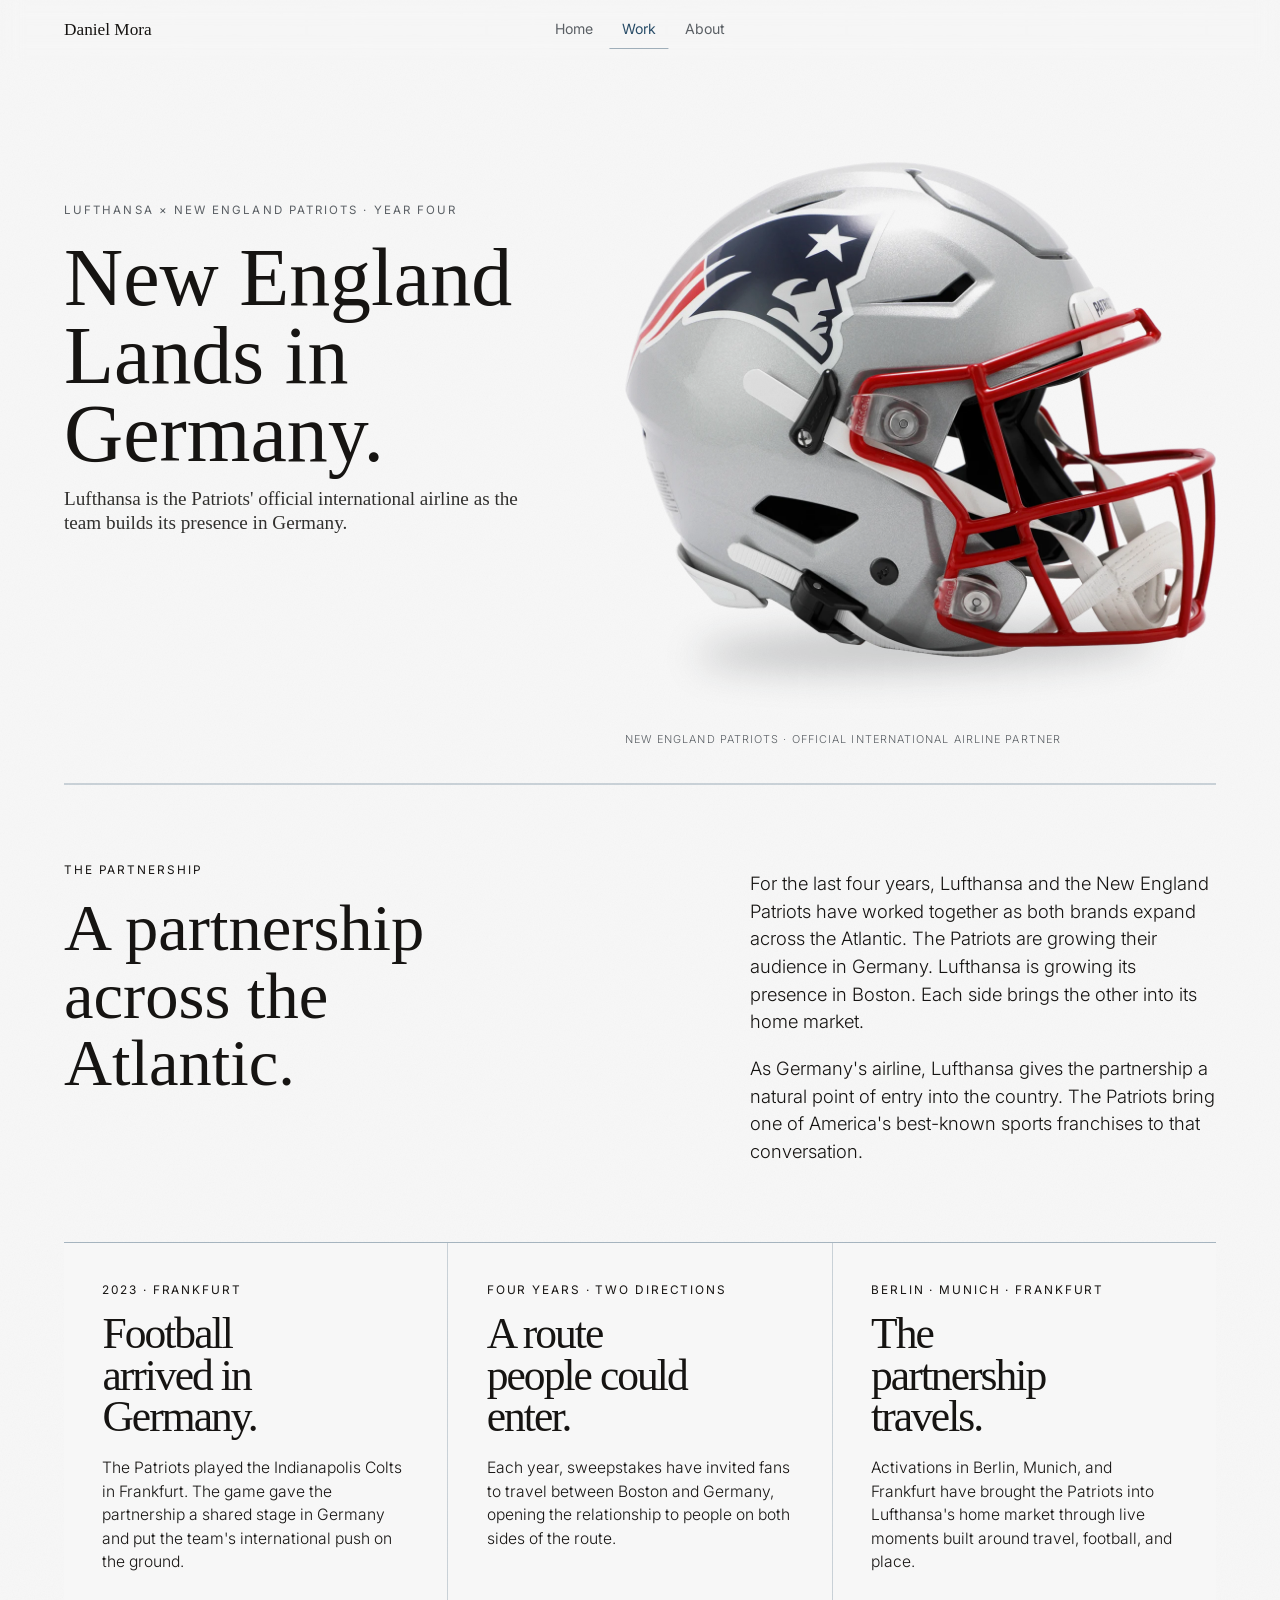
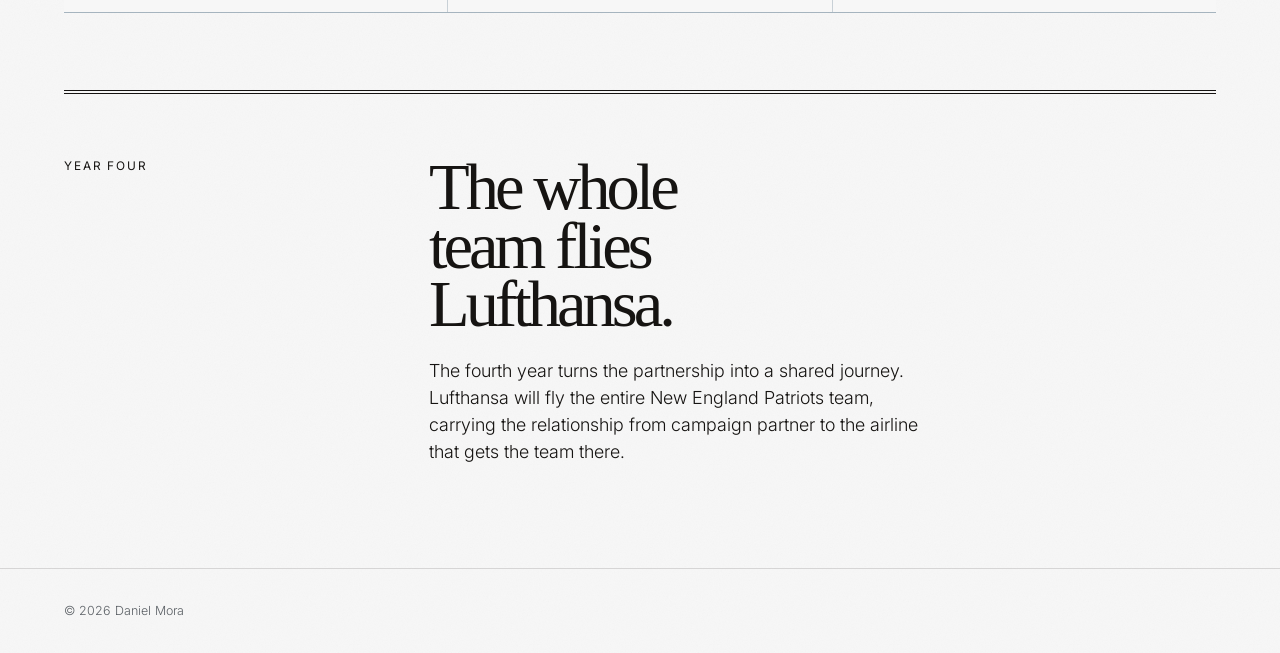
<file: patriots.html>
<!doctype html>
<html lang="en">
  <head>
    <meta charset="utf-8">
    <meta name="viewport" content="width=device-width, initial-scale=1">
    <title>New England Patriots | Daniel Mora</title>
    <meta
      name="description"
      content="New England Patriots: Daniel Mora on Lufthansa's four-year international partnership with the New England Patriots as they expand into Germany."
    >
    <link rel="stylesheet" href="styles.css">
    <script src="script.js" defer></script>
  </head>
  <body class="site-shell patriots-page">
    <header class="site-header">
      <div class="wrapper header-inner">
        <a class="brand-lockup" href="index.html" aria-label="Daniel Mora home">
          <span class="brand-name">Daniel Mora</span>
        </a>
        <nav class="site-nav" id="site-nav" aria-label="Primary">
          <a href="index.html">Home</a>
          <a href="work.html" aria-current="page">Work</a>
          <a href="about.html">About</a>
        </nav>
      </div>
    </header>

    <main class="page-main" id="main">
      <div class="wrapper">
        <section class="patriots-opening" aria-label="New England Patriots partnership introduction">
          <div class="dirk-hero">
            <p class="cs-dateline">Lufthansa × New England Patriots · Year four</p>
            <h1 class="dirk-title">New England Lands in Germany.</h1>
            <p class="dirk-subtitle">
              Lufthansa is the Patriots' official international airline as the team builds its presence
              in Germany.
            </p>
          </div>

          <figure class="patriots-hero-image">
            <img src="assets/patriots/patriots-helmet.webp" alt="New England Patriots helmet" loading="eager">
            <figcaption>New England Patriots · Official international airline partner</figcaption>
          </figure>
        </section>

        <section class="section patriots-case-study" aria-labelledby="patriots-story-title">
          <div class="patriots-case-intro">
            <div class="patriots-case-heading">
              <p class="press-kicker">The partnership</p>
              <h2 class="section-title" id="patriots-story-title">A partnership across the Atlantic.</h2>
            </div>
            <div class="patriots-case-copy">
              <p>
                For the last four years, Lufthansa and the New England Patriots have worked together
                as both brands expand across the Atlantic. The Patriots are growing their audience in
                Germany. Lufthansa is growing its presence in Boston. Each side brings the other into
                its home market.
              </p>
              <p>
                As Germany's airline, Lufthansa gives the partnership a natural point of entry into
                the country. The Patriots bring one of America's best-known sports franchises to that
                conversation.
              </p>
            </div>
          </div>

          <div class="patriots-case-grid">
            <article>
              <p class="press-kicker">2023 · Frankfurt</p>
              <h3>Football arrived in Germany.</h3>
              <p>
                The Patriots played the Indianapolis Colts in Frankfurt. The game gave the partnership
                a shared stage in Germany and put the team's international push on the ground.
              </p>
            </article>
            <article>
              <p class="press-kicker">Four years · Two directions</p>
              <h3>A route people could enter.</h3>
              <p>
                Each year, sweepstakes have invited fans to travel between Boston and Germany, opening
                the relationship to people on both sides of the route.
              </p>
            </article>
            <article>
              <p class="press-kicker">Berlin · Munich · Frankfurt</p>
              <h3>The partnership travels.</h3>
              <p>
                Activations in Berlin, Munich, and Frankfurt have brought the Patriots into Lufthansa's
                home market through live moments built around travel, football, and place.
              </p>
            </article>
          </div>

          <div class="patriots-case-finale">
            <p class="press-kicker">Year four</p>
            <h2>The whole team flies Lufthansa.</h2>
            <p>
              The fourth year turns the partnership into a shared journey. Lufthansa will fly the
              entire New England Patriots team, carrying the relationship from campaign partner to
              the airline that gets the team there.
            </p>
          </div>
        </section>
      </div>
    </main>
    <footer class="site-footer">
      <div class="wrapper footer-inner">
        <span>© 2026 Daniel Mora</span>
      </div>
    </footer>
  </body>
</html>
</file>
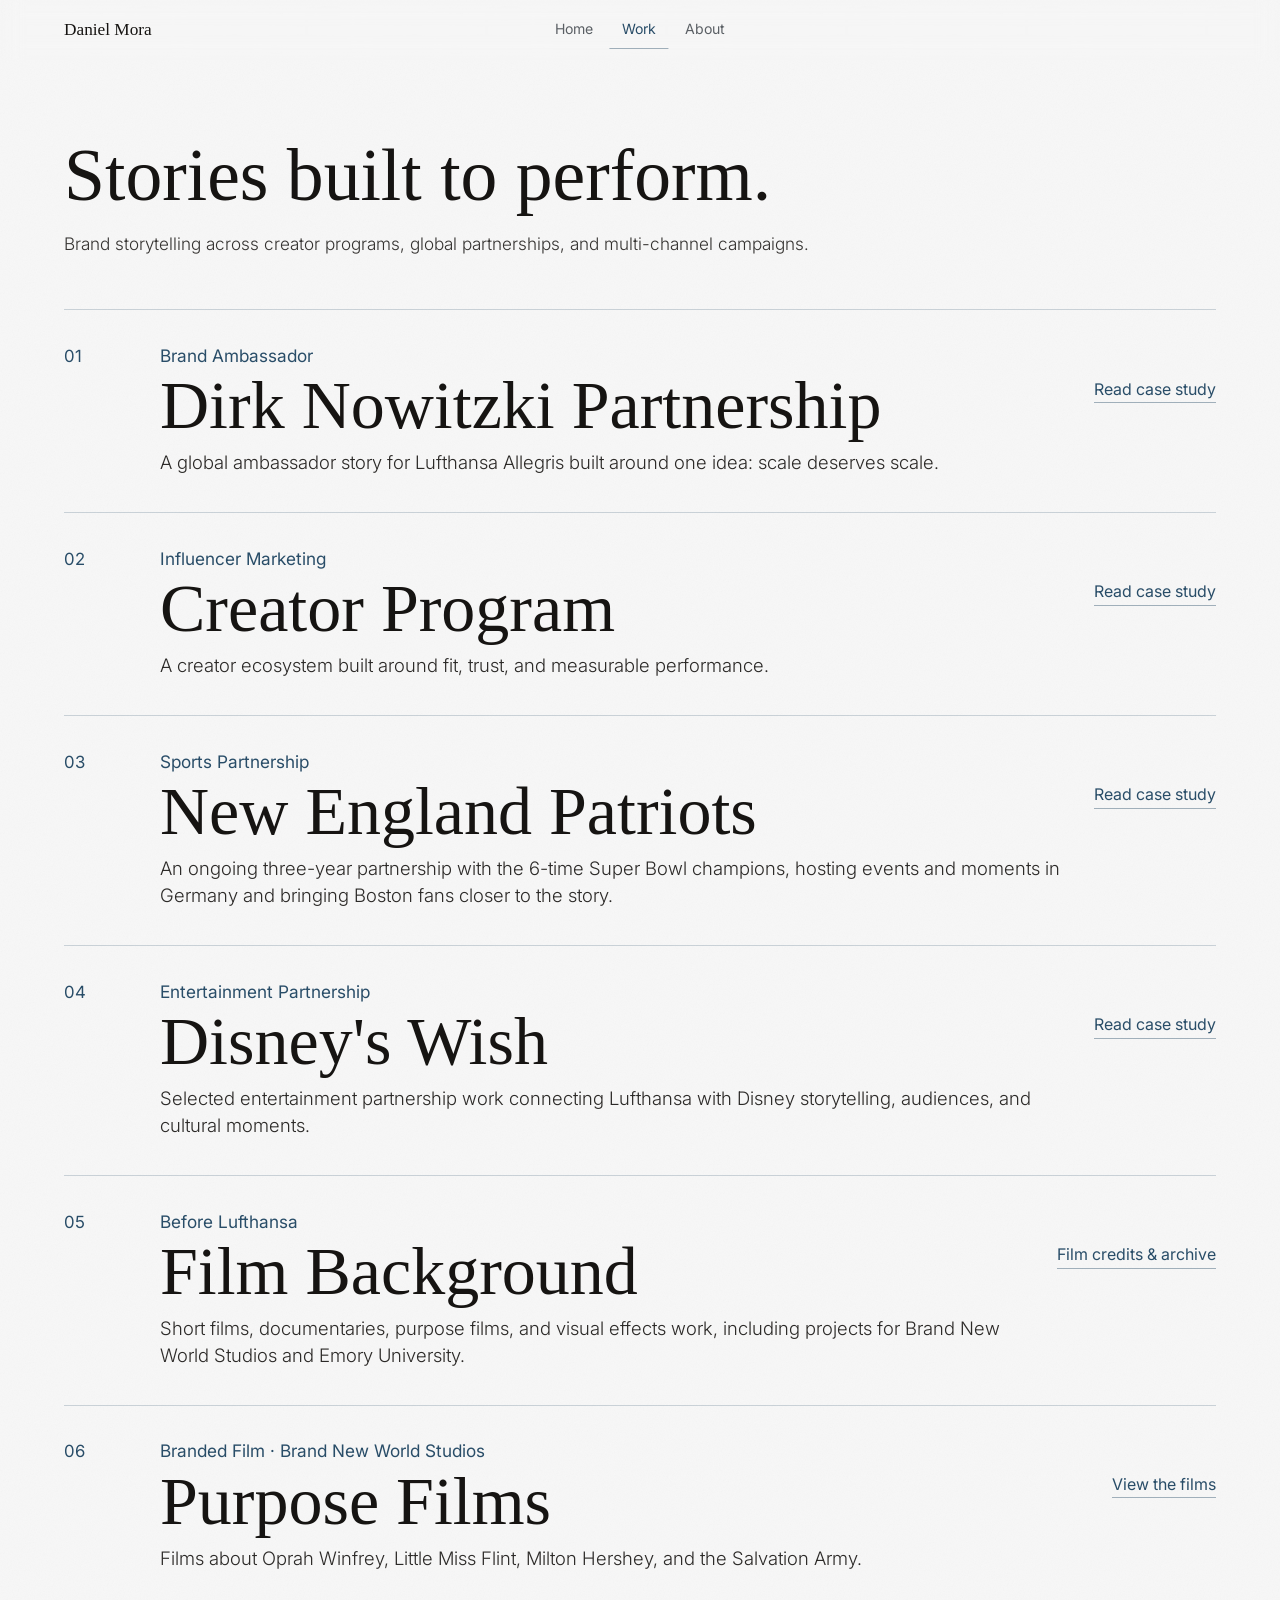
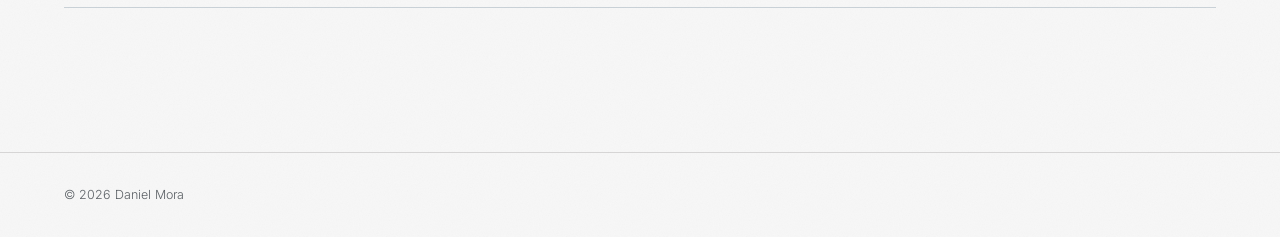
<file: work.html>
<!doctype html>
<html lang="en">
  <head>
    <meta charset="utf-8">
    <meta name="viewport" content="width=device-width, initial-scale=1">
    <title>Work | Daniel Mora</title>
    <meta
      name="description"
      content="Selected work by Daniel Mora across creator strategy, brand marketing, and narrative production."
    >
    <link rel="stylesheet" href="styles.css">
    <script src="script.js" defer></script>
  </head>
  <body class="site-shell work-page">
    <header class="site-header">
      <div class="wrapper header-inner">
        <a class="brand-lockup" href="index.html" aria-label="Daniel Mora home">
          <span class="brand-name">Daniel Mora</span>
        </a>
        <nav class="site-nav" id="site-nav" aria-label="Primary">
          <a href="index.html">Home</a>
          <a href="work.html" aria-current="page">Work</a>
          <a href="about.html">About</a>
        </nav>
      </div>
    </header>

    <main class="page-main" id="main">
      <div class="wrapper">
        <section class="section-tight work-hero">
          <div>
            <h1 class="page-title">Stories built to perform.</h1>
            <p class="page-intro">
              Brand storytelling across creator programs, global partnerships, and multi-channel
              campaigns.
            </p>
          </div>
        </section>

        <section class="section work-index" aria-label="Selected work">
          <article class="work-index-row" id="dirk-partnership">
            <div class="work-index-number">01</div>
            <div class="work-index-main">
              <div class="work-index-label">Brand Ambassador</div>
              <h2>Dirk Nowitzki Partnership</h2>
              <p>
                A global ambassador story for Lufthansa Allegris built around one idea: scale
                deserves scale.
              </p>
            </div>
            <a class="work-index-action" href="dirk.html">Read case study</a>
          </article>

          <article class="work-index-row" id="creator-program">
            <div class="work-index-number">02</div>
            <div class="work-index-main">
              <div class="work-index-label">Influencer Marketing</div>
              <h2>Creator Program</h2>
              <p>A creator ecosystem built around fit, trust, and measurable performance.</p>
            </div>
            <a class="work-index-action" href="creator.html">Read case study</a>
          </article>

          <article class="work-index-row" id="patriots">
            <div class="work-index-number">03</div>
            <div class="work-index-main">
              <div class="work-index-label">Sports Partnership</div>
              <h2>New England Patriots</h2>
              <p>
                An ongoing three-year partnership with the 6-time Super Bowl champions, hosting
                events and moments in Germany and bringing Boston fans closer to the story.
              </p>
            </div>
            <a class="work-index-action" href="patriots.html">Read case study</a>
          </article>

          <article class="work-index-row" id="disney">
            <div class="work-index-number">04</div>
            <div class="work-index-main">
              <div class="work-index-label">Entertainment Partnership</div>
              <h2>Disney's Wish</h2>
              <p>
                Selected entertainment partnership work connecting Lufthansa with Disney
                storytelling, audiences, and cultural moments.
              </p>
            </div>
            <a class="work-index-action" href="disney.html">Read case study</a>
          </article>

          <article class="work-index-row" id="film">
            <span id="brand-new-world" class="anchor-target" aria-hidden="true"></span>
            <div class="work-index-number">05</div>
            <div class="work-index-main">
              <div class="work-index-label">Before Lufthansa</div>
              <h2>Film Background</h2>
              <p>
                Short films, documentaries, purpose films, and visual effects work, including
                projects for Brand New World Studios and Emory University.
              </p>
            </div>
            <a class="work-index-action" href="film.html">Film credits &amp; archive</a>
          </article>
          <article class="work-index-row" id="purpose-films">
            <div class="work-index-number">06</div>
            <div class="work-index-main">
              <div class="work-index-label">Branded Film · Brand New World Studios</div>
              <h2>Purpose Films</h2>
              <p>Films about Oprah Winfrey, Little Miss Flint, Milton Hershey, and the Salvation Army.</p>
            </div>
            <a class="work-index-action" href="client-work.html">View the films</a>
          </article>
        </section>
      </div>
    </main>
    <footer class="site-footer">
      <div class="wrapper footer-inner">
        <span>© 2026 Daniel Mora</span>
      </div>
    </footer>
  </body>
</html>
</file>
<file: styles.css>
@import url("https://fonts.googleapis.com/css2?family=Inter:wght@300;400&display=swap");

:root {
  --paper: #f7f7f7;
  --surface: rgba(255, 255, 255, 0.82);
  --ink: #161412;
  --muted: #5b6065;
  --line: rgba(22, 20, 18, 0.14);
  --accent: #294d68;
  --dark: #161412;
  --light: #ffffff;
  --shadow: 0 20px 56px rgba(22, 20, 18, 0.1);
  --radius: 8px;
  --side-padding: clamp(24px, 5vw, 80px);
  --content-max: 90rem;
  --text-max: 58rem;
  --narrow-max: 44rem;
  --media-max: 70rem;
  --section-y: 9rem;
  --section-y-tight: 6rem;
  --font-display: Georgia, "Times New Roman", serif;
  --font-sans: "Inter", sans-serif;
}

*,
*::before,
*::after {
  box-sizing: border-box;
}

html {
  scroll-behavior: smooth;
}

body {
  margin: 0;
  min-height: 100vh;
  background-color: var(--paper);
  background-image: url("data:image/svg+xml,%3Csvg xmlns='http://www.w3.org/2000/svg' viewBox='0 0 180 180'%3E%3Cfilter id='grain'%3E%3CfeTurbulence type='fractalNoise' baseFrequency='.82' numOctaves='3' stitchTiles='stitch'/%3E%3CfeColorMatrix type='saturate' values='0'/%3E%3C/filter%3E%3Crect width='100%25' height='100%25' filter='url(%23grain)' opacity='.045'/%3E%3C/svg%3E");
  background-size: 180px 180px;
  color: var(--ink);
  font-family: var(--font-sans);
  font-weight: 300;
  line-height: 1.6;
  -webkit-font-smoothing: antialiased;
}

a {
  color: inherit;
  text-decoration: none;
}

img,
video {
  display: block;
  max-width: 100%;
}

button,
input,
textarea,
select {
  font: inherit;
}

:focus-visible {
  outline: 2px solid var(--accent);
  outline-offset: 4px;
}

.wrapper {
  width: min(100%, var(--content-max));
  margin-inline: auto;
  padding-inline: var(--side-padding);
}

.site-header {
  position: sticky;
  top: 0;
  z-index: 20;
  background: rgba(247, 247, 247, 0);
  border-bottom: 1px solid transparent;
  backdrop-filter: blur(10px);
  transition: background-color 0.2s ease, border-color 0.2s ease;
}

.site-header.solid {
  background: rgba(247, 247, 247, 0.96);
  border-bottom-color: var(--line);
}

.header-inner {
  position: relative;
  display: flex;
  min-height: 60px;
  align-items: center;
  justify-content: space-between;
  gap: 1.25rem;
}

.brand-lockup {
  position: relative;
  z-index: 2;
  display: flex;
}

.brand-name {
  font-family: var(--font-display);
  font-size: 1.08rem;
  font-weight: 300;
  letter-spacing: 0;
}

.site-nav {
  position: absolute;
  left: 50%;
  display: flex;
  align-items: center;
  gap: 0.2rem;
  transform: translateX(-50%);
}

.site-nav a {
  padding: 0.45rem 0.8rem;
  border-bottom: 1px solid transparent;
  color: var(--muted);
  font-size: 0.88rem;
  font-weight: 400;
  letter-spacing: 0;
  transition: color 0.2s ease, border-color 0.2s ease;
}

.site-nav a:hover,
.site-nav a:focus-visible,
.site-nav a[aria-current="page"] {
  color: var(--accent);
  border-color: rgba(41, 77, 104, 0.42);
}

.page-main {
  padding: 0;
}

.section {
  padding-block: var(--section-y);
}

.section-tight {
  padding-block: var(--section-y-tight) var(--section-y);
}

.hero-title,
.page-title,
.section-title,
.dirk-title,
.work-index-main h2,
.film-card-title,
.film-award-card h3 {
  margin: 0;
  font-family: var(--font-display);
  font-weight: 300;
  line-height: 1.02;
  letter-spacing: 0;
}

.page-title,
.page-intro {
  max-width: var(--text-max);
}

.page-title {
  font-size: 4.6rem;
}

.section-title {
  max-width: var(--text-max);
  font-size: 4.25rem;
}

.page-intro {
  margin: 1.1rem 0 0;
  color: rgba(22, 20, 18, 0.86);
  font-size: 1.08rem;
}

.button,
.button-secondary {
  display: inline-flex;
  min-height: 48px;
  align-items: center;
  justify-content: center;
  padding: 0.9rem 1.2rem;
  border: 2px solid rgba(41, 77, 104, 0.42);
  border-radius: var(--radius);
  color: var(--accent);
  font-size: 0.92rem;
  font-weight: 400;
  letter-spacing: 0;
  transition: background-color 0.2s ease, box-shadow 0.2s ease, transform 0.2s ease;
}

.button {
  background: rgba(41, 77, 104, 0.12);
  color: var(--ink);
}

.button-secondary {
  background: transparent;
}

.button:hover,
.button-secondary:hover,
.button:focus-visible,
.button-secondary:focus-visible {
  box-shadow: 3px 3px 0 rgba(41, 77, 104, 0.14);
  transform: translate(-1px, -1px);
}

.home-page .home-hero {
  display: grid;
  min-height: calc(100svh - 60px);
  align-items: center;
  padding: 0;
}

.home-page .hero-copy {
  max-width: 64rem;
}

.home-page .hero-title {
  max-width: 11ch;
  font-size: 8.75rem;
  line-height: 0.93;
}

.hero-title span {
  display: block;
}

.hero-title-accent {
  color: var(--accent);
  font-style: italic;
}

.hero-role {
  margin: 2.5rem 0 0;
  color: var(--muted);
  font-size: 0.88rem;
  line-height: 1.4;
}

.hero-text-link {
  display: inline-block;
  margin-top: 1.5rem;
  color: var(--muted);
  font-size: 0.88rem;
  transition: color 0.2s ease;
}

.hero-text-link:hover,
.hero-text-link:focus-visible {
  color: var(--accent);
}

.partner-strip {
  border-block: 1px solid var(--line);
  padding-block: 1.75rem;
}

.partner-strip-inner {
  display: grid;
  gap: 1rem;
  color: var(--muted);
  text-align: center;
}

.partner-strip-label,
.partner-strip-names {
  display: block;
  font-weight: 400;
  letter-spacing: 0;
  text-transform: uppercase;
}

.partner-strip-label {
  font-size: 0.68rem;
}

.partner-strip-names {
  font-size: 0.74rem;
  line-height: 1.65;
}

.home-work-showcase {
  display: grid;
  grid-template-columns: repeat(2, minmax(0, 1fr));
  gap: 1.25rem;
}

.home-work-tile {
  position: relative;
  display: grid;
  aspect-ratio: 1 / 1;
  align-items: end;
  overflow: hidden;
  border: 1px solid rgba(24, 21, 18, 0.12);
  border-radius: var(--radius);
  background: var(--dark);
  box-shadow: var(--shadow);
}

.home-work-tile img {
  position: absolute;
  inset: 0;
  width: 100%;
  height: 100%;
  object-fit: cover;
  transition: transform 0.25s ease;
}

.home-work-tile::after {
  position: absolute;
  inset: 0;
  content: "";
  background: linear-gradient(180deg, rgba(0, 0, 0, 0.08), rgba(0, 0, 0, 0.56));
}

.home-work-tile:hover img,
.home-work-tile:focus-visible img {
  transform: scale(1.035);
}

.home-work-tile-dirk img {
  object-position: 72% center;
}

.home-work-tile-copy {
  position: relative;
  z-index: 1;
  display: grid;
  max-width: 42rem;
  gap: 0.45rem;
  padding: 3rem;
  color: var(--light);
}

.home-work-headline {
  font-family: var(--font-display);
  font-size: 3.5rem;
  font-weight: 300;
  line-height: 0.98;
  letter-spacing: 0;
}

.home-work-subhead {
  font-size: 1.18rem;
  font-weight: 400;
}

.home-work-tile-dark {
  background:
    radial-gradient(circle at 78% 16%, rgba(41, 77, 104, 0.42), transparent 30%),
    var(--dark);
}

.home-work-tile-paper {
  background:
    radial-gradient(circle at 20% 20%, rgba(41, 77, 104, 0.18), transparent 30%),
    rgba(248, 248, 248, 0.72);
}

.home-work-tile-paper::after,
.home-work-tile-dark::after {
  display: none;
}

.home-work-tile-paper .home-work-tile-copy {
  color: var(--ink);
}

.home-page {
  background-color: var(--paper);
  background-image: url("data:image/svg+xml,%3Csvg xmlns='http://www.w3.org/2000/svg' viewBox='0 0 180 180'%3E%3Cfilter id='grain'%3E%3CfeTurbulence type='fractalNoise' baseFrequency='.82' numOctaves='3' stitchTiles='stitch'/%3E%3CfeColorMatrix type='saturate' values='0'/%3E%3C/filter%3E%3Crect width='100%25' height='100%25' filter='url(%23grain)' opacity='.07'/%3E%3C/svg%3E");
  background-size: 180px 180px;
}

.home-page .press-ad-creator,
.home-page .press-ad-patriots,
.home-page .press-ad-film {
  display: none;
}

.newspaper-home {
  --press-accent: var(--accent);
}

.paper-nameplate {
  display: grid;
  grid-template-columns: minmax(0, 1fr) auto minmax(0, 1fr);
  align-items: center;
  gap: 1rem;
  padding-block: 0.35rem 0.65rem;
}

.paper-nameplate > span {
  color: var(--muted);
  font-family: var(--font-sans);
  font-size: 0.74rem;
  font-weight: 400;
  letter-spacing: 0.14em;
  line-height: 1.3;
  text-transform: uppercase;
}

.paper-nameplate > span:last-child {
  text-align: right;
}

.paper-nameplate > a {
  font-family: var(--font-display);
  font-size: clamp(4rem, 8.4vw, 7.8rem);
  letter-spacing: -0.035em;
  line-height: 0.9;
  text-align: center;
}

.paper-nav {
  display: flex;
  justify-content: center;
  gap: clamp(1.3rem, 4vw, 4rem);
  padding-block: 0.55rem;
  border-block: 4px double var(--ink);
}

.paper-nav a {
  padding: 0.15rem 0.25rem;
  border-bottom: 1px solid transparent;
  color: var(--muted);
  font-size: 0.82rem;
  font-weight: 400;
  letter-spacing: 0.08em;
  text-transform: uppercase;
}

.paper-nav a:hover,
.paper-nav a:focus-visible,
.paper-nav a[aria-current="page"] {
  border-color: var(--press-accent);
  color: var(--press-accent);
}

.press-front-page {
  display: grid;
  grid-template-columns: minmax(0, 2fr) minmax(250px, 0.72fr);
  gap: clamp(1.5rem, 3vw, 3rem);
  align-items: stretch;
  border-bottom: 4px double var(--ink);
}

.press-ad {
  position: relative;
  display: grid;
  grid-template-columns: minmax(0, 1.18fr) minmax(320px, 0.82fr);
  gap: clamp(1.5rem, 4vw, 4rem);
  align-items: center;
  padding-block: clamp(2rem, 5vw, 5rem) 3.5rem;
  border-bottom: 1px solid rgba(22, 20, 18, 0.5);
}

.press-front-page .press-ad-lead {
  display: grid;
  grid-template-columns: minmax(0, 1fr);
  gap: clamp(1.25rem, 2.5vw, 2rem);
  align-items: start;
  padding-block: 2rem 3.5rem;
  border-bottom: 0;
}

.press-ad-copy {
  position: relative;
  z-index: 1;
}

.press-author {
  max-width: 34rem;
  margin: 0 0 1.8rem;
  padding-left: 0.9rem;
  border-left: 2px solid var(--press-accent);
  color: var(--ink);
  font-size: clamp(0.9rem, 1.2vw, 1.05rem);
  font-weight: 400;
  line-height: 1.4;
}

.press-kicker {
  margin: 0 0 1.2rem;
  color: var(--press-accent);
  font-size: 0.74rem;
  font-weight: 400;
  letter-spacing: 0.16em;
  line-height: 1.45;
  text-transform: uppercase;
}

.press-headline {
  margin: 0;
  font-family: var(--font-display);
  font-size: clamp(4.4rem, 8vw, 8rem);
  font-weight: 400;
  letter-spacing: -0.075em;
  line-height: 0.82;
}

.press-headline span {
  display: block;
}

.press-headline-second {
  color: var(--press-accent);
  font-style: italic;
}

.press-deck {
  max-width: 25rem;
  margin: 1.7rem 0 0;
  font-size: clamp(1rem, 1.5vw, 1.28rem);
  line-height: 1.35;
}

.press-link {
  display: inline-flex;
  align-items: baseline;
  gap: 0.45rem;
  margin-top: 1.2rem;
  border-bottom: 1px solid currentColor;
  color: var(--press-accent);
  font-size: 0.88rem;
  font-weight: 400;
}

.press-link span {
  transition: transform 0.2s ease;
}

.press-link:hover span,
.press-link:focus-visible span {
  transform: translate(2px, -2px);
}

.press-ad-image {
  position: relative;
  min-width: 0;
  margin: 0;
}

.press-ad-image img {
  width: 100%;
  height: 100%;
  object-fit: cover;
}

.press-ad-image-lead {
  height: clamp(330px, 28vw, 410px);
  min-height: 0;
  border: 1px solid rgba(22, 20, 18, 0.34);
}

.press-ad-image-lead img {
  object-position: center 10%;
}

.press-front-page .press-headline {
  font-size: clamp(3.1rem, 5.1vw, 6.1rem);
  letter-spacing: -0.045em;
  line-height: 0.88;
}

.press-front-page .press-headline-second {
  color: var(--ink);
  text-align: left;
}

.press-front-page .press-headline > span {
  white-space: normal;
}

.press-front-page .press-ad-copy {
  padding-bottom: 0.25rem;
}

.press-front-page .press-ad-lead .press-deck {
  max-width: 38rem;
}

.press-profile {
  align-self: stretch;
  padding: 1.6rem 0 2rem clamp(1.2rem, 2vw, 2rem);
  border-left: 1px solid rgba(22, 20, 18, 0.48);
}

.press-profile-photo {
  margin: 0 0 1.2rem;
}

.press-profile-photo img {
  width: 100%;
  max-height: 300px;
  object-fit: cover;
  object-position: center 35%;
}

.press-profile h2 {
  margin: 0;
  font-family: var(--font-display);
  font-size: clamp(1.55rem, 2.3vw, 2rem);
  font-weight: 400;
  letter-spacing: -0.06em;
  line-height: 0.92;
}

.press-profile-role {
  margin: 0.75rem 0 1.1rem;
  color: var(--press-accent);
  font-size: 0.74rem;
  letter-spacing: 0.07em;
  line-height: 1.55;
  text-transform: uppercase;
}

.press-profile > p:not(.press-kicker, .press-profile-role) {
  margin: 0;
  font-size: 0.98rem;
  line-height: 1.55;
}

.press-ad-image figcaption {
  position: absolute;
  right: 0;
  bottom: 0;
  left: 0;
  padding: 0.75rem 0.9rem;
  background: rgba(247, 247, 247, 0.94);
  color: var(--ink);
  font-size: 0.68rem;
  line-height: 1.35;
}

.press-ad-image figcaption span {
  margin-right: 0.4rem;
  color: var(--press-accent);
  font-weight: 600;
}

.press-ad-footer {
  position: absolute;
  right: 0;
  bottom: 0.8rem;
  left: 0;
  display: flex;
  justify-content: space-between;
  gap: 1rem;
  color: var(--muted);
  font-size: 0.65rem;
  font-weight: 400;
  letter-spacing: 0.1em;
  text-transform: uppercase;
}

.press-partners {
  padding-block: 1.5rem;
  border-bottom: 4px double var(--ink);
}

.press-partners .partner-strip-inner {
  grid-template-columns: max-content 1fr;
  align-items: center;
  gap: 1.4rem;
  text-align: left;
}

.press-partners .partner-strip-label {
  color: var(--press-accent);
  text-align: left;
}

.press-partners .partner-strip-names {
  color: var(--ink);
  font-size: 0.7rem;
}

.press-ad-creator {
  grid-template-columns: minmax(0, 0.95fr) minmax(300px, 1.05fr);
}

.press-stat {
  display: flex;
  min-height: 23rem;
  flex-direction: column;
  justify-content: center;
  padding: clamp(1.5rem, 4vw, 3.5rem);
  border-block: 1px solid rgba(41, 77, 104, 0.42);
  background: rgba(208, 218, 222, 0.38);
}

.press-stat .press-kicker {
  margin-bottom: 2rem;
}

.press-stat .press-deck {
  margin-top: 1.3rem;
}

.press-number {
  margin: 0;
  color: var(--ink);
  font-family: var(--font-display);
  font-size: clamp(10rem, 21vw, 21rem);
  font-weight: 400;
  letter-spacing: -0.11em;
  line-height: 0.72;
}

.press-number span {
  color: var(--press-accent);
  font-style: italic;
}

.press-headline-creator {
  max-width: 9ch;
  font-size: clamp(3.7rem, 6.2vw, 6.6rem);
}

.press-ad-patriots {
  min-height: 31rem;
  grid-template-columns: minmax(0, 1fr) minmax(250px, 0.72fr);
  overflow: hidden;
  background: rgba(208, 218, 222, 0.38);
  padding-inline: clamp(1rem, 4vw, 3.5rem);
}

.press-headline-patriots {
  font-size: clamp(3.2rem, 7vw, 6.8rem);
  letter-spacing: -0.04em;
}

.press-ad-patriots .press-headline > span {
  white-space: nowrap;
}

.press-ad-stamp {
  display: grid;
  width: min(100%, 26rem);
  aspect-ratio: 1;
  align-content: center;
  justify-self: center;
  border: 1px solid rgba(41, 77, 104, 0.56);
  border-radius: 50%;
  color: var(--press-accent);
  font-family: var(--font-display);
  font-size: clamp(4rem, 8vw, 7rem);
  line-height: 0.78;
  text-align: center;
  transform: rotate(-9deg);
}

.press-ad-stamp svg {
  width: 76%;
  height: 76%;
  overflow: visible;
  color: var(--press-accent);
}

.press-ad-stamp path {
  fill: none;
  stroke: currentColor;
  stroke-width: 2;
}

.press-ad-stamp circle {
  fill: var(--paper);
  stroke: currentColor;
  stroke-width: 2;
}

.press-ad-stamp .press-route-origin {
  fill: currentColor;
}

.press-ad-stamp text {
  fill: var(--paper);
  font-family: var(--font-sans);
  font-size: 18px;
  font-weight: 500;
}

.press-ad-film {
  grid-template-columns: minmax(300px, 0.85fr) minmax(0, 1.15fr);
}

.press-ad-image-film {
  min-height: 340px;
}

.press-ad-image-film img {
  border: 1px solid rgba(22, 20, 18, 0.32);
}

.press-headline-film {
  font-size: clamp(3.7rem, 7vw, 7rem);
}

.press-endnote {
  display: flex;
  align-items: center;
  justify-content: space-between;
  gap: 1.5rem;
  padding-block: 2.2rem;
  border-bottom: 4px double var(--ink);
}

.press-endnote p {
  margin: 0;
  font-family: var(--font-display);
  font-size: clamp(1.5rem, 3vw, 2.6rem);
}

.press-endnote .press-link {
  flex: 0 0 auto;
  margin-top: 0;
}

.work-hero {
  min-height: 0;
  padding-block: clamp(3.5rem, 6vw, 5.5rem) clamp(2.75rem, 4vw, 4rem);
}

.work-index {
  display: grid;
  gap: 0;
  padding-top: 0;
}

.work-index-row {
  position: relative;
  display: grid;
  grid-template-columns: 4rem minmax(0, 1fr) max-content;
  gap: 2rem;
  align-items: start;
  padding-block: clamp(1.8rem, 2.8vw, 2.35rem);
  border-top: 1px solid rgba(41, 77, 104, 0.22);
}

.work-index-row:last-child {
  border-bottom: 1px solid rgba(41, 77, 104, 0.22);
}

.work-index-number,
.work-index-label {
  color: var(--accent);
  font-weight: 400;
  line-height: 1.2;
}

.work-index-number {
  font-size: 1.05rem;
}

.work-index-label {
  margin-bottom: 0.35rem;
  font-size: 1.08rem;
}

.work-index-main h2 {
  font-size: 4.25rem;
  line-height: 0.98;
}

.work-index-main p {
  max-width: var(--text-max);
  margin: 0.65rem 0 0;
  color: rgba(22, 20, 18, 0.9);
  font-size: 1.16rem;
  line-height: 1.45;
}

.work-index-action {
  align-self: start;
  padding-top: 1.9rem;
  border-bottom: 1px solid rgba(41, 77, 104, 0.42);
  color: var(--accent);
  font-weight: 400;
  white-space: nowrap;
}

.work-index-action:hover,
.work-index-action:focus-visible {
  border-color: var(--accent);
}

span.work-index-action {
  border-bottom: 0;
  color: var(--muted);
}

.anchor-target {
  position: absolute;
  top: -80px;
}

.about-simple {
  padding-top: var(--section-y-tight);
}

.about-body {
  display: grid;
  grid-template-columns: minmax(0, var(--narrow-max)) minmax(320px, 1fr);
  gap: 4rem;
  align-items: start;
  margin-top: 2.5rem;
}

.about-simple-copy {
  display: grid;
  max-width: var(--narrow-max);
  gap: 1.25rem;
  font-size: 1.36rem;
  line-height: 1.55;
}

.about-simple-copy p {
  margin: 0;
}

.about-headshot-card {
  width: 100%;
  max-width: 40rem;
  margin: 0;
  overflow: hidden;
  border: 1px solid rgba(24, 21, 18, 0.14);
  border-radius: var(--radius);
  background: var(--surface);
  box-shadow: var(--shadow);
}

.about-headshot-card img {
  width: 100%;
  aspect-ratio: 1 / 1;
  object-fit: cover;
  object-position: 52% 42%;
}

.contact-actions {
  display: flex;
  flex-wrap: wrap;
  gap: 0.85rem;
  margin-top: 1.8rem;
}

.cs-dateline {
  margin-bottom: 1.25rem;
  font-family: var(--font-sans);
  font-size: 0.72rem;
  font-weight: 400;
  letter-spacing: 0.18em;
  text-transform: uppercase;
  color: var(--muted);
}

.dirk-hero {
  text-align: center;
}

.dirk-title {
  font-size: 5rem;
  line-height: 0.95;
  white-space: nowrap;
}

.dirk-subtitle {
  width: min(100%, 52rem);
  margin: 0.9rem auto 0;
  color: rgba(22, 20, 18, 0.88);
  font-family: var(--font-display);
  font-size: 1.2rem;
  line-height: 1.28;
}

.patriots-case-study {
  border-top: 1px solid rgba(41, 77, 104, 0.22);
  padding-block: clamp(3.5rem, 6vw, 5.5rem) clamp(4.5rem, 8vw, 7rem);
}

.patriots-opening {
  display: grid;
  grid-template-columns: minmax(0, 0.9fr) minmax(420px, 1.1fr);
  gap: clamp(2rem, 6vw, 6rem);
  align-items: stretch;
  padding-block: clamp(1.5rem, 3vw, 2.5rem) clamp(3rem, 5vw, 4.5rem);
  border-bottom: 1px solid rgba(41, 77, 104, 0.22);
}

.patriots-page .dirk-hero {
  display: flex;
  flex-direction: column;
  justify-content: flex-start;
  padding-top: clamp(3rem, 7vw, 6rem);
  text-align: left;
}

.patriots-page .dirk-title {
  max-width: 12ch;
  margin-inline: 0;
  font-size: clamp(3.9rem, 6.4vw, 6.5rem);
  white-space: normal;
  text-wrap: balance;
}

.patriots-page .dirk-subtitle {
  max-width: 44rem;
  font-size: clamp(1.05rem, 1.5vw, 1.3rem);
}

.patriots-hero-image {
  position: relative;
  width: 100%;
  min-height: 31rem;
  margin: 0;
  overflow: visible;
  background: transparent;
}

.patriots-hero-image::after {
  position: absolute;
  right: 10%;
  bottom: 8%;
  left: 12%;
  height: 7%;
  border-radius: 50%;
  background: rgba(21, 25, 31, 0.22);
  content: "";
  filter: blur(18px);
  transform: rotate(-2deg);
}

.patriots-hero-image img {
  display: block;
  width: 100%;
  height: 100%;
  min-height: 31rem;
  object-fit: contain;
  object-position: center;
  mix-blend-mode: multiply;
  position: relative;
  z-index: 1;
}

.patriots-hero-image figcaption {
  position: static;
  padding: 0.7rem 0 0;
  background: transparent;
  color: var(--muted);
  font-size: 0.68rem;
  letter-spacing: 0.1em;
  text-transform: uppercase;
}

.patriots-case-intro {
  display: grid;
  grid-template-columns: minmax(0, 1fr) minmax(280px, 0.8fr);
  gap: clamp(2rem, 8vw, 8rem);
  align-items: start;
}

.patriots-case-heading .press-kicker,
.patriots-case-grid .press-kicker,
.patriots-case-finale .press-kicker {
  margin-bottom: 0.9rem;
}

.patriots-case-heading .section-title {
  max-width: 11ch;
  font-size: clamp(3rem, 5.2vw, 5.4rem);
}

.patriots-case-copy {
  display: grid;
  gap: 1.2rem;
  padding-top: 0.5rem;
  font-size: 1.15rem;
  line-height: 1.5;
}

.patriots-case-copy p,
.patriots-case-grid p,
.patriots-case-finale p {
  margin: 0;
}

.patriots-case-grid {
  display: grid;
  grid-template-columns: repeat(3, minmax(0, 1fr));
  gap: 1px;
  margin-top: clamp(3.5rem, 6vw, 6rem);
  border-block: 1px solid rgba(41, 77, 104, 0.22);
  background: rgba(41, 77, 104, 0.22);
}

.patriots-case-grid article {
  min-height: 20rem;
  padding: clamp(1.35rem, 3vw, 2.5rem);
  background: var(--paper);
}

.patriots-case-grid h3 {
  max-width: 10ch;
  margin: 0 0 1.2rem;
  font-family: var(--font-display);
  font-size: clamp(2rem, 3.4vw, 3.5rem);
  font-weight: 300;
  letter-spacing: -0.045em;
  line-height: 0.95;
}

.patriots-case-grid p:last-child {
  max-width: 28rem;
  font-size: 0.98rem;
  line-height: 1.5;
}

.patriots-case-finale {
  display: grid;
  grid-template-columns: minmax(110px, 0.35fr) minmax(0, 1fr);
  grid-template-areas:
    "kicker title"
    ". copy";
  gap: 1.5rem clamp(2rem, 7vw, 7rem);
  align-items: start;
  margin-top: clamp(3.5rem, 6vw, 6rem);
  padding: clamp(2rem, 5vw, 4.5rem) 0 0;
  border-top: 4px double var(--ink);
}

.patriots-case-finale h2 {
  grid-area: title;
  max-width: 9ch;
  margin: 0;
  font-family: var(--font-display);
  font-size: clamp(3rem, 5.2vw, 5.4rem);
  font-weight: 300;
  letter-spacing: -0.06em;
  line-height: 0.88;
}

.patriots-case-finale > p:last-child {
  grid-area: copy;
  max-width: 31rem;
  font-size: 1.12rem;
  line-height: 1.5;
}

.patriots-case-finale .press-kicker {
  grid-area: kicker;
}

.dirk-video-block {
  width: min(100%, var(--media-max));
  margin: 1.25rem auto 0;
}

.dirk-video-frame {
  overflow: hidden;
  border: 1px solid rgba(24, 21, 18, 0.14);
  border-radius: var(--radius);
  background: rgba(255, 255, 255, 0.2);
}

.dirk-video {
  display: block;
  width: 100%;
  aspect-ratio: 16 / 9;
  object-fit: cover;
  background: #000;
}

.video-player {
  position: relative;
  line-height: 0;
  user-select: none;
  -webkit-user-select: none;
  cursor: pointer;
}

.vp-overlay {
  position: absolute;
  inset: 0;
  pointer-events: none;
  display: flex;
  flex-direction: column;
  justify-content: flex-end;
  background: linear-gradient(
    to top,
    rgba(0, 0, 0, 0.72) 0%,
    rgba(0, 0, 0, 0.15) 40%,
    transparent 65%
  );
  opacity: 0;
  transition: opacity 0.3s ease;
}

.video-player.vp-controls-on .vp-overlay,
.video-player:not(.vp-playing) .vp-overlay {
  opacity: 1;
}

.vp-controls {
  display: flex;
  align-items: center;
  gap: 0.5rem;
  padding: 0.6rem 0.85rem 0.9rem;
  pointer-events: auto;
}

.vp-btn {
  flex-shrink: 0;
  display: flex;
  align-items: center;
  justify-content: center;
  width: 1.75rem;
  height: 1.75rem;
  padding: 0;
  border: none;
  background: none;
  color: rgba(255, 255, 255, 0.82);
  cursor: pointer;
  transition: color 0.15s;
}

.vp-btn:hover {
  color: #fff;
}

.vp-btn svg {
  width: 1.1rem;
  height: 1.1rem;
}

.vp-fs-btn svg {
  width: 1rem;
  height: 1rem;
}

.vp-icon-pause {
  display: none;
}

.video-player.vp-playing .vp-icon-play {
  display: none;
}

.video-player.vp-playing .vp-icon-pause {
  display: block;
}

.vp-progress-wrap {
  flex: 1;
  padding: 0.65rem 0;
  cursor: pointer;
  pointer-events: auto;
}

.vp-progress-track {
  position: relative;
  height: 2px;
  background: rgba(255, 255, 255, 0.22);
  border-radius: 2px;
  transition: height 0.15s;
}

.vp-progress-wrap:hover .vp-progress-track {
  height: 3px;
}

.vp-progress-fill {
  position: absolute;
  left: 0;
  top: 0;
  height: 100%;
  width: 0%;
  background: #fff;
  border-radius: 2px;
  pointer-events: none;
}

.vp-progress-thumb {
  position: absolute;
  top: 50%;
  left: 0%;
  width: 9px;
  height: 9px;
  border-radius: 50%;
  background: #fff;
  transform: translate(-50%, -50%);
  pointer-events: none;
  opacity: 0;
  transition: opacity 0.15s;
}

.vp-progress-wrap:hover .vp-progress-thumb {
  opacity: 1;
}

.vp-time {
  flex-shrink: 0;
  font-family: var(--font-sans);
  font-size: 0.68rem;
  font-weight: 400;
  letter-spacing: 0.06em;
  color: rgba(255, 255, 255, 0.7);
  white-space: nowrap;
}

.vp-center-play {
  position: absolute;
  top: 50%;
  left: 50%;
  transform: translate(-50%, -50%);
  display: flex;
  align-items: center;
  gap: 0.55rem;
  padding: 0.65rem 1.25rem 0.65rem 1rem;
  border-radius: 100px;
  border: 1.5px solid rgba(255, 255, 255, 0.5);
  background: rgba(255, 255, 255, 0.08);
  backdrop-filter: blur(8px);
  -webkit-backdrop-filter: blur(8px);
  color: #fff;
  cursor: pointer;
  pointer-events: auto;
  white-space: nowrap;
  transition: background 0.2s, border-color 0.2s, opacity 0.3s, transform 0.25s;
}

.vp-center-play:hover {
  background: rgba(255, 255, 255, 0.18);
  border-color: rgba(255, 255, 255, 0.8);
}

.vp-center-play svg {
  flex-shrink: 0;
  width: 1rem;
  height: 1rem;
}

.vp-center-play span {
  font-family: var(--font-sans);
  font-size: 0.78rem;
  font-weight: 400;
  letter-spacing: 0.04em;
}

.video-player.vp-playing .vp-center-play {
  opacity: 0;
  pointer-events: none;
  transform: translate(-50%, -50%) scale(0.9);
}

.video-player.vp-native-controls .vp-overlay,
.video-player.vp-native-controls .vp-center-play {
  display: none;
}

.dirk-body {
  padding-block-start: 3rem;
}

.dirk-storyband {
  display: grid;
  grid-template-columns: minmax(0, var(--narrow-max)) minmax(320px, 1fr);
  gap: 4rem;
  align-items: start;
}

.disney-body {
  border-top: 1px solid rgba(41, 77, 104, 0.22);
  padding-block: clamp(3.5rem, 6vw, 5rem) clamp(4rem, 7vw, 6rem);
}

.disney-page .section-tight {
  padding-block: clamp(3rem, 5vw, 5rem) clamp(3rem, 5vw, 4rem);
}

.disney-storyband {
  display: grid;
  grid-template-columns: minmax(0, 1.1fr) minmax(280px, 0.9fr);
  gap: clamp(2rem, 7vw, 7rem);
  align-items: start;
}

.disney-story-copy,
.disney-activation {
  max-width: var(--narrow-max);
}

.disney-story-copy .section-title,
.disney-activation .section-title {
  font-size: clamp(2.6rem, 5vw, 5rem);
}

.disney-story-copy > p:not(.press-kicker),
.disney-activation > p:not(.press-kicker) {
  margin: 1rem 0 0;
  color: rgba(22, 20, 18, 0.86);
  font-size: 1.08rem;
  line-height: 1.55;
}

.disney-activation {
  padding-top: 0;
}

.dirk-story-copy > p {
  max-width: var(--narrow-max);
  margin: 1rem 0 0;
  color: rgba(22, 20, 18, 0.86);
}

.media-frame {
  position: relative;
  overflow: hidden;
  border: 1px solid rgba(22, 22, 22, 0.1);
  border-radius: var(--radius);
  background: rgba(255, 255, 255, 0.28);
}

.media-frame-portrait-side {
  aspect-ratio: 4 / 5;
}

.media-photo {
  width: 100%;
  height: 100%;
  object-fit: cover;
}

.media-photo-portrait {
  object-position: 37% center;
}

.film-hero {
  border-bottom: 1px solid rgba(41, 77, 104, 0.2);
}

.film-credit-section {
  display: grid;
  gap: 2.4rem;
}

.film-section-heading .section-title,
.film-award .section-title {
  font-size: 5rem;
}

.film-section-heading p {
  max-width: var(--text-max);
  margin: 0.85rem 0 0;
  color: rgba(22, 20, 18, 0.82);
  font-size: 1.2rem;
}

.film-grid {
  display: grid;
  grid-template-columns: repeat(3, minmax(0, 1fr));
  gap: 1.25rem;
}

.film-card {
  min-width: 0;
}

.film-card a,
.film-award-card {
  display: grid;
  height: 100%;
  overflow: hidden;
  border: 1px solid rgba(24, 21, 18, 0.14);
  border-radius: var(--radius);
  background: var(--surface);
  box-shadow: var(--shadow);
}

.film-card a {
  color: inherit;
  transition: box-shadow 0.2s ease, border-color 0.2s ease, transform 0.2s ease;
}

.film-card a:hover,
.film-card a:focus-visible {
  border-color: rgba(41, 77, 104, 0.36);
  box-shadow: 0 24px 64px rgba(24, 21, 18, 0.14);
  transform: translateY(-2px);
}

.film-card img {
  width: 100%;
  aspect-ratio: 16 / 10;
  object-fit: cover;
  background: rgba(24, 21, 18, 0.08);
}

.film-card-copy {
  display: grid;
  gap: 0.55rem;
  padding: 1.5rem;
}

.film-card-title {
  font-size: 2.25rem;
}

.film-card-meta {
  color: var(--accent);
  font-weight: 400;
}

.film-card-note {
  color: rgba(22, 20, 18, 0.82);
  line-height: 1.45;
}

.film-card-action {
  width: fit-content;
  margin-top: 0.35rem;
  border-bottom: 1px solid rgba(41, 77, 104, 0.42);
  color: var(--accent);
  font-weight: 400;
}

.film-award {
  display: grid;
  grid-template-columns: minmax(0, 0.75fr) minmax(280px, 1fr);
  gap: 2.4rem;
  align-items: start;
}

.film-award-card {
  padding: 2rem;
}

.film-award-card h3 {
  font-size: 2.5rem;
}

.film-award-card p {
  margin: 0.9rem 0 0;
}

.archive-section {
  border-top: 1px solid var(--line);
}

.archive-project-grid {
  display: grid;
  grid-template-columns: repeat(2, minmax(0, 1fr));
  gap: 2rem;
}

.archive-project {
  min-width: 0;
  padding: 1.6rem 0;
  border-top: 1px solid var(--line);
}

.archive-project-label {
  color: var(--accent);
  font-size: 0.78rem;
  font-weight: 400;
  letter-spacing: 0.04em;
  text-transform: uppercase;
}

.archive-project h2,
.archive-project h3 {
  margin: 0.5rem 0 0.8rem;
  font-family: var(--font-display);
  font-size: clamp(2rem, 3vw, 3rem);
  font-weight: 300;
  line-height: 1.05;
}

.archive-project p {
  color: rgba(22, 20, 18, 0.84);
}

.archive-project iframe {
  display: block;
  width: 100%;
  aspect-ratio: 16 / 9;
  margin-block: 1.25rem;
  border: 0;
  background: #161412;
}

.archive-project > a {
  display: inline-block;
  margin-top: 0.35rem;
  border-bottom: 1px solid rgba(41, 77, 104, 0.42);
  color: var(--accent);
  font-weight: 400;
}

.site-footer {
  border-top: 1px solid var(--line);
  padding-block: 2rem;
}

.footer-inner {
  display: flex;
  justify-content: space-between;
  gap: 1rem;
  color: var(--muted);
  font-size: 0.78rem;
}

@media (max-width: 1040px) {
  :root {
    --section-y: 6.5rem;
    --section-y-tight: 5rem;
  }

  .page-title {
    font-size: 3.8rem;
  }

  .home-page .hero-title {
    font-size: 6.25rem;
  }

  .home-work-headline,
  .section-title,
  .work-index-main h2,
  .film-section-heading .section-title,
  .film-award .section-title,
  .dirk-title {
    font-size: 3.4rem;
  }

  .about-body,
  .dirk-storyband,
  .disney-storyband,
  .film-award,
  .work-index-row {
    grid-template-columns: 1fr;
  }

  .work-index-action {
    justify-self: start;
    padding-top: 0;
  }

  .disney-activation {
    padding-top: 0;
  }

  .film-grid {
    grid-template-columns: repeat(2, minmax(0, 1fr));
  }

  .archive-project-grid {
    grid-template-columns: 1fr;
  }

  .press-ad {
    grid-template-columns: minmax(0, 1fr) minmax(280px, 0.85fr);
  }

  .press-headline {
    font-size: clamp(4.2rem, 7.2vw, 6.6rem);
  }

  .press-headline-film {
    font-size: clamp(3.8rem, 6.3vw, 5.8rem);
  }
}

@media (max-width: 760px) {
  :root {
    --section-y: 5rem;
    --section-y-tight: 4.5rem;
  }

  .header-inner {
    min-height: 64px;
    flex-direction: column;
    justify-content: center;
    gap: 0.4rem;
    padding-block: 0.75rem;
  }

  .site-nav {
    position: static;
    flex-wrap: wrap;
    justify-content: center;
    transform: none;
  }

  .site-nav a {
    padding: 0.25rem 0.55rem;
  }

  .paper-nameplate {
    gap: 0.35rem;
  }

  .paper-nameplate > a {
    font-size: clamp(2.4rem, 11vw, 4.6rem);
  }

  .paper-nameplate > span {
    max-width: 4.6rem;
    font-size: 0.52rem;
    letter-spacing: 0.07em;
  }

  .paper-nav {
    gap: clamp(0.8rem, 4vw, 1.8rem);
  }

  .paper-nav a {
    padding-inline: 0.05rem;
    font-size: 0.68rem;
  }

  .press-front-page {
    grid-template-columns: minmax(0, 1fr);
    gap: 0;
  }

  .press-front-page .press-ad-lead {
    gap: 1.25rem;
    padding: 1.5rem 0 3.3rem;
  }

  .press-front-page .press-headline {
    font-size: clamp(1.9rem, 7.6vw, 3.7rem);
  }

  .press-front-page .press-headline-second {
    text-align: left;
  }

  .press-profile {
    display: grid;
    grid-template-columns: minmax(95px, 0.6fr) minmax(0, 1.4fr);
    column-gap: 1rem;
    padding: 1.4rem 0 1.8rem;
    border-top: 1px solid rgba(22, 20, 18, 0.48);
    border-left: 0;
  }

  .press-profile .press-kicker,
  .press-profile > p:not(.press-kicker, .press-profile-role),
  .press-profile .press-link {
    grid-column: 2;
  }

  .press-profile .press-kicker {
    grid-row: 1;
    margin-bottom: 0.55rem;
  }

  .press-profile-photo {
    grid-column: 1;
    grid-row: 1 / span 4;
    margin: 0;
  }

  .press-profile h2,
  .press-profile-role {
    grid-column: 2;
  }

  .press-profile h2 {
    font-size: 1.55rem;
  }

  .press-profile-role {
    margin: 0.45rem 0 0.7rem;
    font-size: 0.62rem;
  }

  .press-profile > p:not(.press-kicker, .press-profile-role) {
    font-size: 0.88rem;
  }

  .press-ad,
  .press-ad-creator,
  .press-ad-patriots,
  .press-ad-film {
    grid-template-columns: minmax(0, 1fr);
    gap: 1.5rem;
    padding: 2.6rem 0 3.3rem;
  }

  .press-headline {
    font-size: clamp(3.6rem, 14.5vw, 5.6rem);
    line-height: 0.84;
  }

  .press-headline-patriots {
    font-size: clamp(2.8rem, 10.5vw, 4.4rem);
  }

  .press-headline-film {
    font-size: clamp(3.5rem, 13vw, 5.1rem);
  }

  .press-kicker {
    margin-bottom: 0.9rem;
    font-size: 0.66rem;
  }

  .press-author {
    margin-bottom: 1.4rem;
    font-size: 0.92rem;
  }

  .press-deck {
    margin-top: 1.15rem;
  }

  .press-ad-image-lead {
    height: 112vw;
    min-height: 0;
    max-height: 600px;
  }

  .press-stat {
    min-height: 19rem;
    padding: 1.5rem;
  }

  .press-stat .press-kicker {
    margin-bottom: 1.25rem;
  }

  .press-number {
    font-size: clamp(9.5rem, 39vw, 14rem);
  }

  .press-headline-creator {
    max-width: 12ch;
    font-size: clamp(3.4rem, 12vw, 4.8rem);
  }

  .press-partners .partner-strip-inner {
    grid-template-columns: 1fr;
    gap: 0.6rem;
  }

  .press-partners .partner-strip-names {
    font-size: 0.62rem;
  }

  .press-ad-patriots {
    min-height: 0;
    padding-inline: 1.25rem;
  }

  .press-ad-stamp {
    width: 10rem;
    font-size: 3.4rem;
  }

  .press-ad-image-film {
    min-height: 0;
    aspect-ratio: 1.25;
  }

  .press-endnote {
    align-items: flex-start;
    flex-direction: column;
  }

  .page-title {
    font-size: 2.7rem;
  }

  .home-page .home-hero {
    min-height: calc(100svh - 88px);
  }

  .home-page .hero-title {
    max-width: 13ch;
    font-size: 3.8rem;
  }

  .hero-role {
    margin-top: 2rem;
  }

  .home-work-showcase,
  .film-grid {
    grid-template-columns: 1fr;
  }

  .home-work-tile {
    min-height: 24rem;
    aspect-ratio: auto;
  }

  .home-work-tile-copy {
    padding: 1.6rem;
  }

  .home-work-headline,
  .work-index-main h2,
  .film-card-title {
    font-size: 2.25rem;
  }

  .work-hero {
    min-height: 22rem;
  }

  .work-index-row {
    gap: 0.8rem;
    padding-block: 1.8rem;
  }

  .work-index-main p,
  .page-intro,
  .film-section-heading p {
    font-size: 1rem;
  }

  .about-simple-copy {
    font-size: 1.12rem;
  }

  .dirk-title,
  .section-title,
  .film-section-heading .section-title,
  .film-award .section-title {
    font-size: 2.7rem;
  }

  .dirk-title {
    white-space: normal;
  }

  .dirk-subtitle {
    font-size: 1.05rem;
  }

  .patriots-case-intro,
  .patriots-case-finale {
    grid-template-columns: 1fr;
    gap: 2rem;
  }

  .patriots-opening {
    grid-template-columns: 1fr;
    gap: 2.5rem;
    padding-block: 1rem 3.5rem;
  }

  .patriots-page .dirk-hero {
    padding-top: 2rem;
    text-align: center;
  }

  .patriots-page .dirk-title {
    margin-inline: auto;
  }

  .patriots-case-finale {
    grid-template-areas:
      "kicker"
      "title"
      "copy";
  }

  .patriots-case-heading .section-title,
  .patriots-case-finale h2 {
    max-width: 12ch;
  }

  .patriots-case-copy {
    padding-top: 0;
    font-size: 1.05rem;
  }

  .patriots-case-grid {
    grid-template-columns: 1fr;
    margin-top: 3.5rem;
  }

  .patriots-case-grid article {
    min-height: 0;
  }

  .patriots-case-finale {
    margin-top: 3.5rem;
  }

  .patriots-hero-image {
    min-height: 0;
  }

  .patriots-hero-image img {
    min-height: 0;
    aspect-ratio: 1 / 1;
  }

  .film-award-card h3 {
    font-size: 2rem;
  }

  .footer-inner {
    flex-direction: column;
  }
}

@media (prefers-reduced-motion: reduce) {
  *,
  *::before,
  *::after {
    scroll-behavior: auto !important;
    transition-duration: 0.01ms !important;
  }
}
</file>
